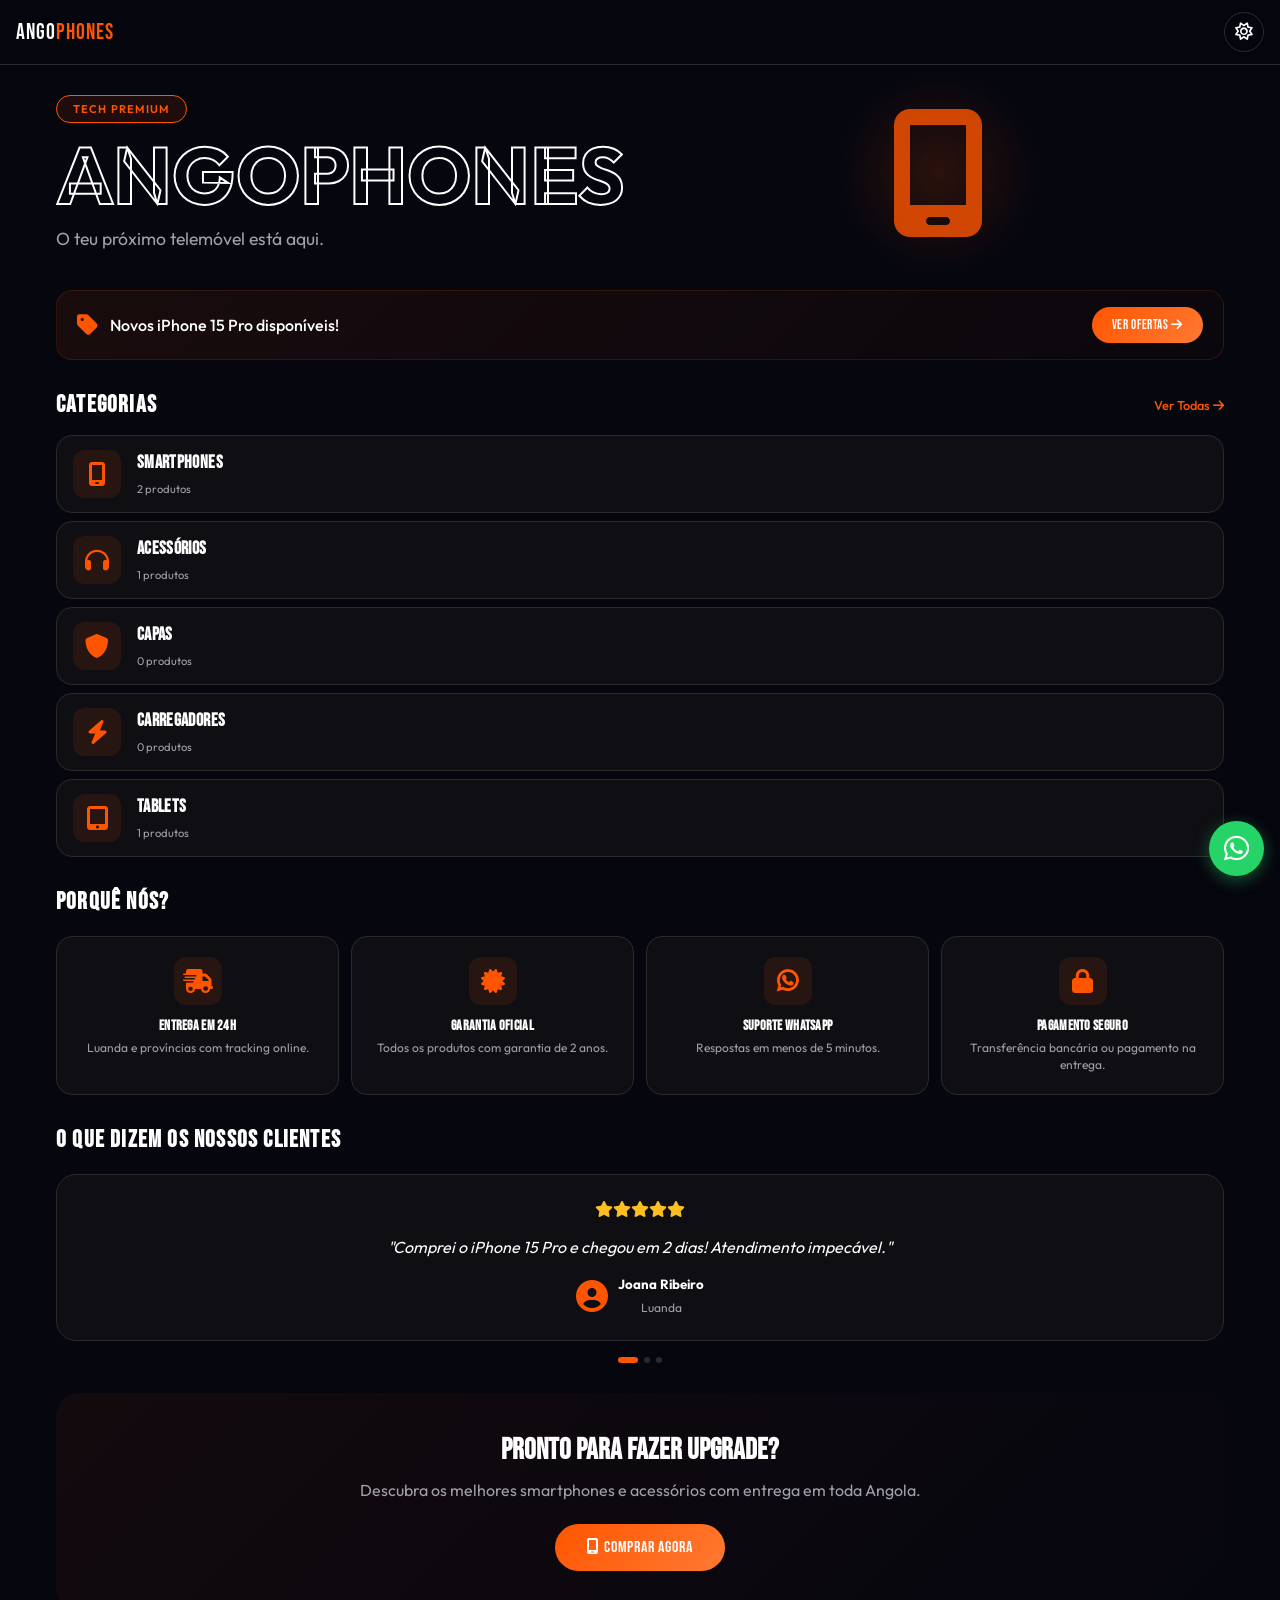
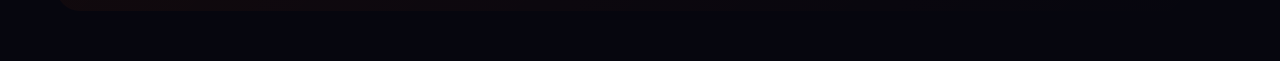
<file: index.html>
<!DOCTYPE html>
<html lang="pt-AO" data-theme="dark">
<head>
<meta charset="UTF-8">
<meta name="viewport" content="width=device-width,initial-scale=1.0,maximum-scale=1.0,user-scalable=yes">
<meta name="theme-color" content="#06060E">
<meta name="description" content="Angophones - A tua loja de tecnologia premium em Angola. Smartphones, tablets, acessórios e muito mais.">
<title>Angophones – Tech Premium em Angola</title>
<link rel="icon" href="tema/assets/favicon.ico" type="image/x-icon">
<link rel="stylesheet" href="https://cdnjs.cloudflare.com/ajax/libs/font-awesome/6.5.1/css/all.min.css">
<link href="https://fonts.googleapis.com/css2?family=Bebas+Neue&family=Outfit:wght@300;400;500;600;700&display=swap" rel="stylesheet">
<style>
:root {
  --bg: #06060E;
  --bg2: #0A0A14;
  --card: #0F0F13;
  --border: #2A2A2E;
  --primary: #FF5500;
  --red: #EF4444;
  --green: #22C55E;
  --white: #FFFFFF;
  --muted: #A0A0A8;
  --muted2: #6B6B76;
  --ft: 'Bebas Neue', 'Impact', sans-serif;
  --fb: 'Outfit', sans-serif;
  --grad: linear-gradient(135deg, #FF5500, #FF7A33);
}
[data-theme="light"] {
  --bg: #F5F5F7;
  --bg2: #FFFFFF;
  --card: #FFFFFF;
  --border: #E5E5EA;
  --white: #1C1C1E;
  --muted: #6B6B76;
  --muted2: #8E8E93;
}
* { margin: 0; padding: 0; box-sizing: border-box; }
body {
  font-family: var(--fb);
  background: var(--bg);
  color: var(--white);
  min-height: 100vh;
  padding-bottom: 80px;
  transition: background 0.3s, color 0.3s;
}
.hdr {
  position: sticky;
  top: 0;
  z-index: 100;
  background: rgba(6, 6, 14, 0.97);
  backdrop-filter: blur(20px);
  border-bottom: 1px solid var(--border);
  padding: 12px 16px;
  display: flex;
  align-items: center;
  justify-content: space-between;
}
[data-theme="light"] .hdr { background: rgba(245, 245, 247, 0.97); }
.hdr-nome {
  font-family: var(--ft);
  font-size: 1.4rem;
  letter-spacing: 0.05em;
  color: var(--white);
}
.hdr-nome span { color: var(--primary); }
.hb {
  width: 40px;
  height: 40px;
  border-radius: 50%;
  background: none;
  border: 1px solid var(--border);
  display: flex;
  align-items: center;
  justify-content: center;
  font-size: 1.1rem;
  cursor: pointer;
  color: var(--white);
}
.container { padding: 0 16px; max-width: 1200px; margin: 0 auto; }
.hero {
  padding: 30px 0 20px;
}
.hero-grid {
  display: grid;
  grid-template-columns: 1fr 1fr;
  gap: 24px;
  align-items: center;
}
.hero-badge {
  display: inline-block;
  padding: 6px 16px;
  background: rgba(255, 85, 0, 0.1);
  border: 1px solid var(--primary);
  border-radius: 50px;
  font-size: 0.7rem;
  font-weight: 600;
  letter-spacing: 0.1em;
  text-transform: uppercase;
  color: var(--primary);
  margin-bottom: 16px;
}
.hero-title {
  font-size: clamp(3rem, 10vw, 5rem);
  line-height: 0.9;
  text-transform: uppercase;
  margin-bottom: 16px;
}
.hero-title-outline {
  color: transparent;
  -webkit-text-stroke: 2px var(--white);
  display: block;
}
.hero-slogan {
  font-size: 1.1rem;
  color: var(--muted);
}
.hero-image {
  text-align: center;
  position: relative;
}
.hero-image i {
  font-size: 8rem;
  color: var(--primary);
  opacity: 0.8;
}
.hero-glow {
  position: absolute;
  width: 200px;
  height: 200px;
  background: radial-gradient(circle, rgba(255,85,0,0.15) 0%, transparent 70%);
  border-radius: 50%;
  top: 50%;
  left: 50%;
  transform: translate(-50%, -50%);
  z-index: -1;
}
.banner-destaque {
  background: linear-gradient(135deg, rgba(255,85,0,0.08), rgba(255,85,0,0.02));
  border: 1px solid rgba(255,85,0,0.15);
  border-radius: 16px;
  padding: 16px 20px;
  margin: 20px 0;
  display: flex;
  align-items: center;
  justify-content: space-between;
  flex-wrap: wrap;
  gap: 12px;
}
.banner-content { display: flex; align-items: center; gap: 12px; }
.banner-content i { font-size: 1.5rem; color: var(--primary); }
.banner-content p { font-size: 1rem; font-weight: 500; }
.btn {
  display: inline-block;
  padding: 10px 20px;
  background: var(--grad);
  border: none;
  border-radius: 50px;
  font-family: var(--ft);
  font-size: 0.8rem;
  letter-spacing: 0.05em;
  color: white;
  text-decoration: none;
  cursor: pointer;
}
.btn-outline {
  background: none;
  border: 1px solid var(--border);
  color: var(--muted);
}
.section-header {
  display: flex;
  align-items: center;
  justify-content: space-between;
  margin: 30px 0 16px;
}
.section-header h2 {
  font-family: var(--ft);
  font-size: 1.5rem;
  letter-spacing: 0.05em;
}
.section-link {
  color: var(--primary);
  font-size: 0.8rem;
  text-decoration: none;
  font-weight: 500;
}
.categorias-list {
  display: flex;
  flex-direction: column;
  gap: 8px;
}
.categoria-item {
  display: flex;
  align-items: center;
  gap: 16px;
  padding: 14px 16px;
  background: var(--card);
  border: 1px solid var(--border);
  border-radius: 16px;
  cursor: pointer;
  transition: all 0.2s;
}
.categoria-item:hover {
  border-color: var(--primary);
  transform: translateX(5px);
}
.categoria-icon {
  width: 48px;
  height: 48px;
  background: rgba(255,85,0,0.1);
  border-radius: 12px;
  display: flex;
  align-items: center;
  justify-content: center;
  font-size: 1.5rem;
  color: var(--primary);
}
.categoria-info h3 {
  font-family: var(--ft);
  font-size: 1.1rem;
  letter-spacing: 0.02em;
  margin-bottom: 4px;
}
.categoria-info span {
  font-size: 0.7rem;
  color: var(--muted);
}
.categoria-arrow {
  margin-left: auto;
  color: var(--primary);
  opacity: 0;
  transition: opacity 0.2s;
}
.categoria-item:hover .categoria-arrow { opacity: 1; }
.features-grid {
  display: grid;
  grid-template-columns: repeat(2, 1fr);
  gap: 12px;
  margin: 20px 0;
}
.feature-card {
  text-align: center;
  padding: 20px 12px;
  background: var(--card);
  border: 1px solid var(--border);
  border-radius: 16px;
}
.feature-icon {
  width: 48px;
  height: 48px;
  background: rgba(255,85,0,0.1);
  border-radius: 12px;
  display: flex;
  align-items: center;
  justify-content: center;
  margin: 0 auto 12px;
  font-size: 1.5rem;
  color: var(--primary);
}
.feature-card h4 {
  font-family: var(--ft);
  font-size: 0.9rem;
  letter-spacing: 0.02em;
  margin-bottom: 6px;
}
.feature-card p {
  font-size: 0.75rem;
  color: var(--muted);
  line-height: 1.4;
}
.carrossel-container {
  position: relative;
  margin: 20px 0;
}
.carrossel-slide {
  background: var(--card);
  border: 1px solid var(--border);
  border-radius: 20px;
  padding: 24px;
  text-align: center;
}
.depoimento-avaliacao {
  color: #FBBF24;
  margin-bottom: 16px;
  font-size: 1rem;
}
.depoimento-texto {
  font-size: 1rem;
  line-height: 1.6;
  margin-bottom: 16px;
  font-style: italic;
}
.depoimento-autor {
  display: flex;
  align-items: center;
  justify-content: center;
  gap: 10px;
}
.depoimento-autor i {
  font-size: 2rem;
  color: var(--primary);
}
.depoimento-info h5 { margin-bottom: 4px; }
.depoimento-info span { font-size: 0.75rem; color: var(--muted); }
.carrossel-indicadores {
  display: flex;
  justify-content: center;
  gap: 6px;
  margin-top: 16px;
}
.indicador {
  width: 6px;
  height: 6px;
  border-radius: 50%;
  background: var(--border);
  border: none;
  cursor: pointer;
  transition: all 0.2s;
}
.indicador.active {
  background: var(--primary);
  width: 20px;
  border-radius: 4px;
}
.cta-section {
  text-align: center;
  padding: 40px 20px;
  background: linear-gradient(135deg, rgba(255,85,0,0.05), transparent);
  border-radius: 24px;
  margin: 30px 0;
}
.cta-section h2 {
  font-family: var(--ft);
  font-size: 1.8rem;
  margin-bottom: 12px;
}
.cta-section p {
  color: var(--muted);
  margin-bottom: 24px;
}
.cta-section .btn {
  padding: 14px 32px;
  font-size: 1rem;
}
.bottom-nav {
  position: fixed;
  bottom: 0;
  left: 0;
  right: 0;
  z-index: 200;
  padding: 8px 16px 12px;
  display: flex;
  justify-content: space-around;
  background: rgba(6, 6, 14, 0.97);
  backdrop-filter: blur(20px);
  border-top: 1px solid var(--border);
}
[data-theme="light"] .bottom-nav { background: rgba(245, 245, 247, 0.97); }
.bottom-nav a {
  display: flex;
  flex-direction: column;
  align-items: center;
  gap: 2px;
  color: var(--muted);
  font-size: 0.65rem;
  text-transform: uppercase;
  letter-spacing: 0.03em;
  text-decoration: none;
}
.bottom-nav a i { font-size: 1.3rem; }
.bottom-nav a.active { color: var(--primary); }
.fab-whatsapp {
  position: fixed;
  bottom: 90px;
  right: 16px;
  width: 55px;
  height: 55px;
  background: #25D366;
  color: white;
  border-radius: 50%;
  display: flex;
  align-items: center;
  justify-content: center;
  font-size: 1.8rem;
  box-shadow: 0 4px 16px rgba(37, 211, 102, 0.4);
  z-index: 150;
  text-decoration: none;
}
@media (min-width: 769px) {
  .bottom-nav { display: none; }
  body { padding-bottom: 20px; }
  .fab-whatsapp { bottom: 24px; }
  .hero-grid { grid-template-columns: 1fr 1fr; }
  .features-grid { grid-template-columns: repeat(4, 1fr); }
}
@media (max-width: 768px) {
  .hero-grid { grid-template-columns: 1fr; text-align: center; }
}
</style>
</head>
<body>

<header class="hdr">
  <div class="hdr-nome">Ango<span>phones</span></div>
  <button class="hb" onclick="alternarTema()">
    <i data-theme-ico class="fa-regular fa-sun"></i>
  </button>
</header>

<main>
  <div class="container">
    <!-- Hero -->
    <section class="hero">
      <div class="hero-grid">
        <div>
          <span class="hero-badge">Tech Premium</span>
          <h1 class="hero-title">
            <span class="hero-title-outline">Angophones</span>
          </h1>
          <p class="hero-slogan">O teu próximo telemóvel está aqui.</p>
        </div>
        <div class="hero-image">
          <div class="hero-glow"></div>
          <i class="fa-solid fa-mobile-screen"></i>
        </div>
      </div>
    </section>

    <!-- Banner -->
    <div class="banner-destaque" id="banner-destaque">
      <div class="banner-content">
        <i class="fa-solid fa-tag"></i>
        <p id="banner-texto">Novos iPhone 15 Pro disponíveis!</p>
      </div>
      <a href="loja.html" class="btn">Ver Ofertas <i class="fa-solid fa-arrow-right"></i></a>
    </div>

    <!-- Categorias -->
    <div class="section-header">
      <h2>Categorias</h2>
      <a href="loja.html" class="section-link">Ver Todas <i class="fa-solid fa-arrow-right"></i></a>
    </div>
    <div class="categorias-list" id="categorias-container"></div>

    <!-- Features -->
    <div class="section-header">
      <h2>Porquê nós?</h2>
    </div>
    <div class="features-grid" id="features-container"></div>

    <!-- Depoimentos (Carrossel) -->
    <div class="section-header">
      <h2>O que dizem os nossos clientes</h2>
    </div>
    <div class="carrossel-container">
      <div class="carrossel-slide" id="carrossel-slide"></div>
      <div class="carrossel-indicadores" id="carrossel-indicadores"></div>
    </div>

    <!-- CTA -->
    <section class="cta-section">
      <h2>Pronto para fazer upgrade?</h2>
      <p>Descubra os melhores smartphones e acessórios com entrega em toda Angola.</p>
      <a href="loja.html" class="btn"><i class="fa-solid fa-mobile-screen"></i> Comprar Agora</a>
    </section>
  </div>
</main>

<a href="https://wa.me/244954288128?text=Ola!%20Gostaria%20de%20mais%20informacoes." class="fab-whatsapp" target="_blank">
  <i class="fa-brands fa-whatsapp"></i>
</a>

<nav class="bottom-nav">
  <a href="index.html" class="active"><i class="fa-solid fa-house"></i><span>Inicio</span></a>
  <a href="loja.html"><i class="fa-solid fa-mobile-screen"></i><span>Loja</span></a>
  <a href="carrinho.html"><i class="fa-solid fa-cart-shopping"></i><span>Carrinho</span></a>
  <a href="favoritos.html"><i class="fa-solid fa-heart"></i><span>Favoritos</span></a>
  <a href="sobre.html"><i class="fa-solid fa-circle-info"></i><span>Sobre</span></a>
</nav>

<script>
// ========== TEMA ==========
function alternarTema() {
  const html = document.documentElement;
  const icon = document.querySelector('[data-theme-ico]');
  const temaAtual = html.getAttribute('data-theme') || 'dark';
  const novoTema = temaAtual === 'dark' ? 'light' : 'dark';
  html.setAttribute('data-theme', novoTema);
  localStorage.setItem('tema', novoTema);
  if (icon) icon.className = novoTema === 'dark' ? 'fa-regular fa-sun' : 'fa-regular fa-moon';
  const meta = document.querySelector('meta[name="theme-color"]');
  if (meta) meta.setAttribute('content', novoTema === 'dark' ? '#06060E' : '#F5F5F7');
}
(function() {
  const temaSalvo = localStorage.getItem('tema') || 'dark';
  document.documentElement.setAttribute('data-theme', temaSalvo);
  const icon = document.querySelector('[data-theme-ico]');
  if (icon) icon.className = temaSalvo === 'dark' ? 'fa-regular fa-sun' : 'fa-regular fa-moon';
})();

// ========== DADOS ==========
const CATEGORIAS = [
  { id: 'smartphones', nome: 'Smartphones', icone: 'fa-mobile-screen' },
  { id: 'acessorios', nome: 'Acessórios', icone: 'fa-headphones' },
  { id: 'capas', nome: 'Capas', icone: 'fa-shield' },
  { id: 'carregadores', nome: 'Carregadores', icone: 'fa-bolt' },
  { id: 'tablets', nome: 'Tablets', icone: 'fa-tablet-screen-button' }
];

const PRODUTOS = [
  { id: 1, nome: 'iPhone 15 Pro', categoria: 'smartphones', preco: 850000 },
  { id: 2, nome: 'Samsung Galaxy S24 Ultra', categoria: 'smartphones', preco: 920000 },
  { id: 3, nome: 'AirPods Pro 2ª Geração', categoria: 'acessorios', preco: 185000 },
  { id: 4, nome: 'iPad Air 11"', categoria: 'tablets', preco: 520000 }
];

const FEATURES = [
  { icone: 'fa-truck-fast', titulo: 'Entrega em 24h', descricao: 'Luanda e províncias com tracking online.' },
  { icone: 'fa-certificate', titulo: 'Garantia Oficial', descricao: 'Todos os produtos com garantia de 2 anos.' },
  { icone: 'fa-brands fa-whatsapp', titulo: 'Suporte WhatsApp', descricao: 'Respostas em menos de 5 minutos.' },
  { icone: 'fa-lock', titulo: 'Pagamento Seguro', descricao: 'Transferência bancária ou pagamento na entrega.' }
];

const DEPOIMENTOS = [
  { nome: 'Joana Ribeiro', cidade: 'Luanda', texto: 'Comprei o iPhone 15 Pro e chegou em 2 dias! Atendimento impecável.', avaliacao: 5 },
  { nome: 'Paulo Nascimento', cidade: 'Benguela', texto: 'Melhor loja de tecnologia em Angola. Produtos originais e garantia.', avaliacao: 5 },
  { nome: 'Carla Mendonça', cidade: 'Huambo', texto: 'Já comprei vários acessórios. Rápidos e confiáveis.', avaliacao: 4 }
];

// ========== RENDERIZAR ==========
function renderizarCategorias() {
  const container = document.getElementById('categorias-container');
  container.innerHTML = CATEGORIAS.map(cat => {
    const qtd = PRODUTOS.filter(p => p.categoria === cat.id).length;
    return `<div class="categoria-item" onclick="window.location.href='loja.html?categoria=${cat.id}'">
      <div class="categoria-icon"><i class="fa-solid ${cat.icone}"></i></div>
      <div class="categoria-info"><h3>${cat.nome}</h3><span>${qtd} produtos</span></div>
      <div class="categoria-arrow"><i class="fa-solid fa-arrow-right"></i></div>
    </div>`;
  }).join('');
}

function renderizarFeatures() {
  const container = document.getElementById('features-container');
  container.innerHTML = FEATURES.map(f => `
    <div class="feature-card">
      <div class="feature-icon"><i class="fa-solid ${f.icone}"></i></div>
      <h4>${f.titulo}</h4>
      <p>${f.descricao}</p>
    </div>
  `).join('');
}

// ========== CARROSSEL ==========
let slideAtual = 0;
function renderizarDepoimentos() {
  const slide = document.getElementById('carrossel-slide');
  const indicadores = document.getElementById('carrossel-indicadores');
  
  function atualizarSlide(index) {
    const dep = DEPOIMENTOS[index];
    let estrelas = '';
    for (let i = 1; i <= 5; i++) {
      estrelas += `<i class="fa-${i <= dep.avaliacao ? 'solid' : 'regular'} fa-star\"></i>`;
    }
    slide.innerHTML = `
      <div class="depoimento-avaliacao">${estrelas}</div>
      <p class="depoimento-texto">"${dep.texto}"</p>
      <div class="depoimento-autor">
        <i class="fa-solid fa-circle-user"></i>
        <div class="depoimento-info"><h5>${dep.nome}</h5><span>${dep.cidade}</span></div>
      </div>
    `;
    document.querySelectorAll('.indicador').forEach((ind, i) => ind.classList.toggle('active', i === index));
  }
  
  indicadores.innerHTML = DEPOIMENTOS.map((_, i) => `<button class="indicador" onclick="irParaSlide(${i})"></button>`).join('');
  atualizarSlide(0);
  
  setInterval(() => {
    slideAtual = (slideAtual + 1) % DEPOIMENTOS.length;
    atualizarSlide(slideAtual);
  }, 5000);
}

window.irParaSlide = function(index) {
  slideAtual = index;
  const dep = DEPOIMENTOS[index];
  let estrelas = '';
  for (let i = 1; i <= 5; i++) estrelas += `<i class="fa-${i <= dep.avaliacao ? 'solid' : 'regular'} fa-star"></i>`;
  document.getElementById('carrossel-slide').innerHTML = `
    <div class="depoimento-avaliacao">${estrelas}</div>
    <p class="depoimento-texto">"${dep.texto}"</p>
    <div class="depoimento-autor">
      <i class="fa-solid fa-circle-user"></i>
      <div class="depoimento-info"><h5>${dep.nome}</h5><span>${dep.cidade}</span></div>
    </div>
  `;
  document.querySelectorAll('.indicador').forEach((ind, i) => ind.classList.toggle('active', i === index));
};

// ========== INICIALIZAR ==========
renderizarCategorias();
renderizarFeatures();
renderizarDepoimentos();
</script>
</body>
</html>
</file>
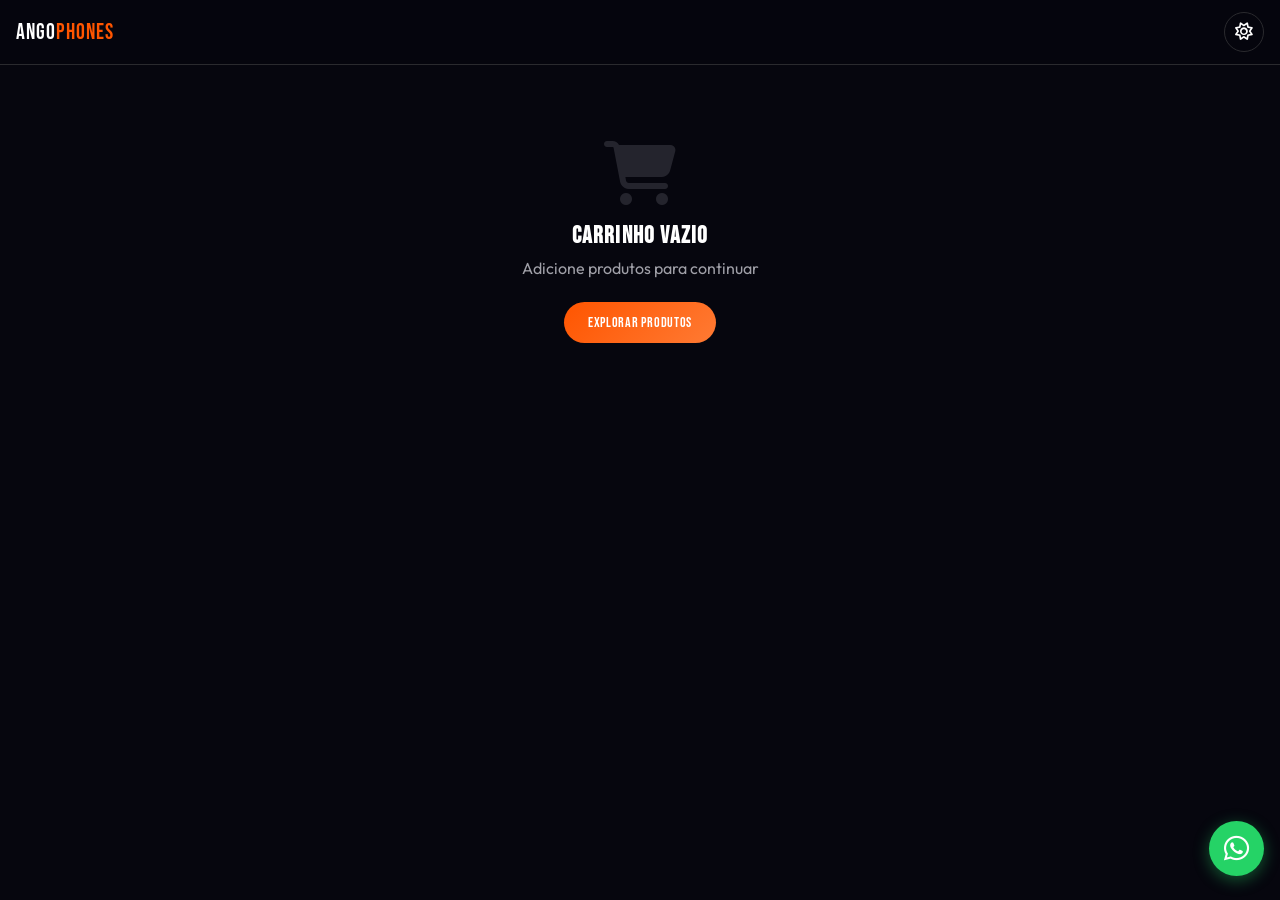
<file: carrinho.html>
<!DOCTYPE html>
<html lang="pt-AO" data-theme="dark">
<head>
<meta charset="UTF-8">
<meta name="viewport" content="width=device-width,initial-scale=1.0,maximum-scale=1.0,user-scalable=yes">
<meta name="theme-color" content="#06060E">
<title>Carrinho | Angophones</title>
<link rel="icon" href="tema/assets/favicon.ico" type="image/x-icon">
<link rel="stylesheet" href="https://cdnjs.cloudflare.com/ajax/libs/font-awesome/6.5.1/css/all.min.css">
<link href="https://fonts.googleapis.com/css2?family=Bebas+Neue&family=Outfit:wght@300;400;500;600;700&display=swap" rel="stylesheet">
<style>
:root {
  --bg: #06060E;
  --bg2: #0A0A14;
  --card: #0F0F13;
  --border: #2A2A2E;
  --primary: #FF5500;
  --red: #EF4444;
  --green: #22C55E;
  --white: #FFFFFF;
  --muted: #A0A0A8;
  --muted2: #6B6B76;
  --ft: 'Bebas Neue', 'Impact', sans-serif;
  --fb: 'Outfit', sans-serif;
  --grad: linear-gradient(135deg, #FF5500, #FF7A33);
}
[data-theme="light"] {
  --bg: #F5F5F7;
  --bg2: #FFFFFF;
  --card: #FFFFFF;
  --border: #E5E5EA;
  --white: #1C1C1E;
  --muted: #6B6B76;
  --muted2: #8E8E93;
}
* { margin: 0; padding: 0; box-sizing: border-box; }
body {
  font-family: var(--fb);
  background: var(--bg);
  color: var(--white);
  min-height: 100vh;
  padding-bottom: 80px;
  transition: background 0.3s, color 0.3s;
}
.hdr {
  position: sticky;
  top: 0;
  z-index: 100;
  background: rgba(6, 6, 14, 0.97);
  backdrop-filter: blur(20px);
  border-bottom: 1px solid var(--border);
  padding: 12px 16px;
  display: flex;
  align-items: center;
  justify-content: space-between;
}
[data-theme="light"] .hdr { background: rgba(245, 245, 247, 0.97); }
.hdr-nome {
  font-family: var(--ft);
  font-size: 1.4rem;
  letter-spacing: 0.05em;
  color: var(--white);
}
.hdr-nome span { color: var(--primary); }
.hb {
  width: 40px;
  height: 40px;
  border-radius: 50%;
  background: none;
  border: 1px solid var(--border);
  display: flex;
  align-items: center;
  justify-content: center;
  font-size: 1.1rem;
  cursor: pointer;
  color: var(--white);
}
.container { padding: 16px; max-width: 600px; margin: 0 auto; }
.carrinho-vazio {
  text-align: center;
  padding: 60px 20px;
}
.carrinho-vazio i {
  font-size: 4rem;
  color: var(--muted2);
  opacity: 0.3;
  margin-bottom: 16px;
}
.carrinho-vazio h2 {
  font-family: var(--ft);
  font-size: 1.5rem;
  letter-spacing: 0.05em;
  margin-bottom: 8px;
}
.carrinho-vazio p {
  color: var(--muted);
  margin-bottom: 24px;
}
.btn {
  display: inline-block;
  padding: 12px 24px;
  background: var(--grad);
  border: none;
  border-radius: 50px;
  font-family: var(--ft);
  font-size: 0.9rem;
  letter-spacing: 0.05em;
  color: white;
  text-decoration: none;
  cursor: pointer;
}
.carrinho-item {
  display: flex;
  gap: 12px;
  padding: 12px;
  background: var(--card);
  border: 1px solid var(--border);
  border-radius: 16px;
  margin-bottom: 10px;
}
.carrinho-item-img {
  width: 70px;
  height: 70px;
  border-radius: 12px;
  background: var(--bg2);
  display: flex;
  align-items: center;
  justify-content: center;
  overflow: hidden;
  flex-shrink: 0;
}
.carrinho-item-img img {
  width: 100%;
  height: 100%;
  object-fit: cover;
}
.carrinho-item-img i {
  font-size: 2rem;
  color: var(--muted2);
  opacity: 0.5;
}
.carrinho-item-info {
  flex: 1;
  min-width: 0;
}
.carrinho-item-nome {
  font-family: var(--ft);
  font-size: 1rem;
  letter-spacing: 0.02em;
  margin-bottom: 4px;
}
.carrinho-item-variante {
  font-size: 0.7rem;
  color: var(--muted);
  margin-bottom: 4px;
}
.carrinho-item-preco {
  font-family: var(--ft);
  font-size: 0.95rem;
  color: var(--primary);
  margin-bottom: 8px;
}
.carrinho-item-actions {
  display: flex;
  align-items: center;
  gap: 8px;
}
.qty-control {
  display: flex;
  align-items: center;
  gap: 2px;
  background: var(--bg2);
  border: 1px solid var(--border);
  border-radius: 8px;
  padding: 2px;
}
.qty-btn {
  width: 30px;
  height: 30px;
  border-radius: 6px;
  background: none;
  border: none;
  color: var(--white);
  font-size: 1rem;
  cursor: pointer;
  display: flex;
  align-items: center;
  justify-content: center;
}
.qty-btn:hover { background: var(--primary); color: white; }
.qty-val {
  min-width: 30px;
  text-align: center;
  font-weight: 600;
  font-size: 0.85rem;
}
.btn-remover {
  width: 36px;
  height: 36px;
  border-radius: 8px;
  background: none;
  border: 1px solid var(--border);
  color: var(--red);
  cursor: pointer;
  display: flex;
  align-items: center;
  justify-content: center;
  margin-left: auto;
}
.btn-remover:hover {
  background: var(--red);
  color: white;
  border-color: var(--red);
}
.resumo {
  margin-top: 20px;
  padding: 16px;
  background: var(--card);
  border: 1px solid var(--border);
  border-radius: 16px;
}
.resumo-titulo {
  font-family: var(--ft);
  font-size: 1.1rem;
  letter-spacing: 0.05em;
  margin-bottom: 16px;
  color: var(--primary);
}
.resumo-linha {
  display: flex;
  justify-content: space-between;
  margin-bottom: 8px;
  font-size: 0.9rem;
  color: var(--muted);
}
.resumo-linha.total {
  margin-top: 12px;
  padding-top: 12px;
  border-top: 1px solid var(--border);
  font-family: var(--ft);
  font-size: 1.2rem;
  color: var(--white);
}
.resumo-linha.total span:last-child {
  color: var(--primary);
}
.cupao-section {
  display: flex;
  gap: 8px;
  margin: 16px 0;
}
.cupao-input {
  flex: 1;
  padding: 12px 14px;
  background: var(--bg2);
  border: 1px solid var(--border);
  border-radius: 12px;
  font-family: var(--fb);
  font-size: 0.85rem;
  color: var(--white);
  outline: none;
  text-transform: uppercase;
}
.cupao-input::placeholder {
  color: var(--muted2);
  text-transform: none;
}
.cupao-input:focus {
  border-color: var(--primary);
}
.btn-cupao {
  padding: 12px 20px;
  background: none;
  border: 1px solid var(--border);
  border-radius: 12px;
  font-family: var(--ft);
  font-size: 0.8rem;
  letter-spacing: 0.05em;
  color: var(--muted);
  cursor: pointer;
  white-space: nowrap;
}
.btn-cupao:hover {
  border-color: var(--primary);
  color: var(--primary);
}
.cupao-aplicado {
  display: flex;
  align-items: center;
  justify-content: space-between;
  padding: 10px 14px;
  background: rgba(255, 85, 0, 0.1);
  border: 1px solid rgba(255, 85, 0, 0.3);
  border-radius: 10px;
  margin-bottom: 16px;
}
.cupao-aplicado span {
  color: var(--primary);
  font-weight: 600;
}
.cupao-aplicado i {
  color: var(--green);
  margin-right: 6px;
}
.btn-remover-cupao {
  background: none;
  border: none;
  color: var(--muted);
  cursor: pointer;
  font-size: 1rem;
  padding: 4px 8px;
}
.btn-finalizar {
  width: 100%;
  padding: 16px;
  background: var(--grad);
  border: none;
  border-radius: 50px;
  font-family: var(--ft);
  font-size: 1rem;
  letter-spacing: 0.05em;
  color: white;
  cursor: pointer;
  box-shadow: 0 4px 14px rgba(255, 85, 0, 0.3);
}
.bottom-nav {
  position: fixed;
  bottom: 0;
  left: 0;
  right: 0;
  z-index: 200;
  padding: 8px 16px 12px;
  display: flex;
  justify-content: space-around;
  background: rgba(6, 6, 14, 0.97);
  backdrop-filter: blur(20px);
  border-top: 1px solid var(--border);
}
[data-theme="light"] .bottom-nav { background: rgba(245, 245, 247, 0.97); }
.bottom-nav a {
  display: flex;
  flex-direction: column;
  align-items: center;
  gap: 2px;
  color: var(--muted);
  font-size: 0.65rem;
  text-transform: uppercase;
  letter-spacing: 0.03em;
  text-decoration: none;
}
.bottom-nav a i { font-size: 1.3rem; }
.bottom-nav a.active { color: var(--primary); }
.fab-whatsapp {
  position: fixed;
  bottom: 90px;
  right: 16px;
  width: 55px;
  height: 55px;
  background: #25D366;
  color: white;
  border-radius: 50%;
  display: flex;
  align-items: center;
  justify-content: center;
  font-size: 1.8rem;
  box-shadow: 0 4px 16px rgba(37, 211, 102, 0.4);
  z-index: 150;
  text-decoration: none;
}
.toast {
  position: fixed;
  top: 80px;
  left: 50%;
  transform: translateX(-50%) translateY(-80px);
  background: var(--card);
  border: 1px solid var(--border);
  border-left: 4px solid var(--primary);
  border-radius: 12px;
  padding: 12px 20px;
  font-size: 0.9rem;
  font-weight: 500;
  text-align: center;
  max-width: calc(100vw - 32px);
  z-index: 9999;
  opacity: 0;
  pointer-events: none;
  transition: transform 0.3s ease, opacity 0.3s ease;
  box-shadow: 0 8px 32px rgba(0, 0, 0, 0.5);
}
.toast.show {
  transform: translateX(-50%) translateY(0);
  opacity: 1;
  pointer-events: auto;
}
@media (min-width: 769px) {
  .bottom-nav { display: none; }
  body { padding-bottom: 20px; }
  .fab-whatsapp { bottom: 24px; }
}
</style>
</head>
<body>

<header class="hdr">
  <div class="hdr-nome">Ango<span>phones</span></div>
  <button class="hb" onclick="alternarTema()">
    <i data-theme-ico class="fa-regular fa-sun"></i>
  </button>
</header>

<div class="container" id="carrinho-container">
  <div class="carrinho-vazio">
    <i class="fa-solid fa-cart-shopping"></i>
    <h2>Carrinho Vazio</h2>
    <p>Adicione produtos para continuar</p>
    <a href="loja.html" class="btn">Explorar Produtos</a>
  </div>
</div>

<a href="https://wa.me/244954288128?text=Ola!%20Gostaria%20de%20mais%20informacoes." class="fab-whatsapp" target="_blank">
  <i class="fa-brands fa-whatsapp"></i>
</a>

<nav class="bottom-nav">
  <a href="index.html"><i class="fa-solid fa-house"></i><span>Inicio</span></a>
  <a href="loja.html"><i class="fa-solid fa-mobile-screen"></i><span>Loja</span></a>
  <a href="carrinho.html" class="active"><i class="fa-solid fa-cart-shopping"></i><span>Carrinho</span></a>
  <a href="favoritos.html"><i class="fa-solid fa-heart"></i><span>Favoritos</span></a>
  <a href="sobre.html"><i class="fa-solid fa-circle-info"></i><span>Sobre</span></a>
</nav>

<div class="toast" id="toast"></div>

<script>
// ========== TEMA ==========
function alternarTema() {
  const html = document.documentElement;
  const icon = document.querySelector('[data-theme-ico]');
  const temaAtual = html.getAttribute('data-theme') || 'dark';
  const novoTema = temaAtual === 'dark' ? 'light' : 'dark';
  
  html.setAttribute('data-theme', novoTema);
  localStorage.setItem('tema', novoTema);
  
  if (icon) {
    icon.className = novoTema === 'dark' ? 'fa-regular fa-sun' : 'fa-regular fa-moon';
  }
  
  const meta = document.querySelector('meta[name="theme-color"]');
  if (meta) meta.setAttribute('content', novoTema === 'dark' ? '#06060E' : '#F5F5F7');
}

(function() {
  const temaSalvo = localStorage.getItem('tema') || 'dark';
  document.documentElement.setAttribute('data-theme', temaSalvo);
  const icon = document.querySelector('[data-theme-ico]');
  if (icon) {
    icon.className = temaSalvo === 'dark' ? 'fa-regular fa-sun' : 'fa-regular fa-moon';
  }
})();

// ========== CARRINHO ==========
function getCarrinho() {
  const c = localStorage.getItem('angophones_carrinho');
  return c ? JSON.parse(c) : [];
}

function salvarCarrinho(carrinho) {
  localStorage.setItem('angophones_carrinho', JSON.stringify(carrinho));
}

function getCupao() {
  return JSON.parse(localStorage.getItem('angophones_cupao') || 'null');
}

function salvarCupao(cupao) {
  localStorage.setItem('angophones_cupao', JSON.stringify(cupao));
}

function getSubtotal() {
  return getCarrinho().reduce((t, i) => t + (i.preco * i.quantidade), 0);
}

function getDesconto() {
  const cupao = getCupao();
  if (!cupao) return 0;
  const subtotal = getSubtotal();
  if (cupao.tipo === 'percentual') return Math.round(subtotal * cupao.valor / 100);
  return Math.min(cupao.valor, subtotal);
}

function formatarKz(v) {
  return v.toLocaleString('pt-AO', { minimumFractionDigits: 2, maximumFractionDigits: 2 }) + ' Kz';
}

function toast(msg, tipo) {
  const t = document.getElementById('toast');
  if (!t) return;
  t.textContent = msg;
  t.className = 'toast show';
  t.style.borderLeftColor = tipo === 'err' ? '#EF4444' : '#FF5500';
  setTimeout(() => t.classList.remove('show'), 3000);
}

// ========== RENDERIZAR ==========
function renderizarCarrinho() {
  const container = document.getElementById('carrinho-container');
  const carrinho = getCarrinho();
  
  if (!carrinho.length) {
    container.innerHTML = `
      <div class="carrinho-vazio">
        <i class="fa-solid fa-cart-shopping"></i>
        <h2>Carrinho Vazio</h2>
        <p>Adicione produtos para continuar</p>
        <a href="loja.html" class="btn">Explorar Produtos</a>
      </div>
    `;
    return;
  }
  
  let html = '';
  
  carrinho.forEach((item, index) => {
    html += `
      <div class="carrinho-item" data-key="${item.itemKey}">
        <div class="carrinho-item-img">
          ${item.imagem ? `<img src="imagens/produtos/${item.imagem}" alt="${item.nome}">` : '<i class="fa-solid fa-mobile-screen"></i>'}
        </div>
        <div class="carrinho-item-info">
          <div class="carrinho-item-nome">${item.nome}</div>
          ${item.variante ? `<div class="carrinho-item-variante">${item.variante}</div>` : ''}
          <div class="carrinho-item-preco">${formatarKz(item.preco)}</div>
          <div class="carrinho-item-actions">
            <div class="qty-control">
              <button class="qty-btn" onclick="alterarQuantidade('${item.itemKey}', -1)">−</button>
              <span class="qty-val">${item.quantidade}</span>
              <button class="qty-btn" onclick="alterarQuantidade('${item.itemKey}', 1)">+</button>
            </div>
            <button class="btn-remover" onclick="removerItem('${item.itemKey}')">
              <i class="fa-regular fa-trash-can"></i>
            </button>
          </div>
        </div>
      </div>
    `;
  });
  
  const subtotal = getSubtotal();
  const desconto = getDesconto();
  const cupao = getCupao();
  const isGratis = subtotal >= 50000;
  const valorEntrega = isGratis ? 0 : 1500;
  const total = subtotal - desconto + valorEntrega;
  
  html += `
    <div class="resumo">
      <h3 class="resumo-titulo">Resumo da Compra</h3>
      <div class="resumo-linha">
        <span>Subtotal</span>
        <span>${formatarKz(subtotal)}</span>
      </div>
  `;
  
  if (desconto > 0) {
    html += `
      <div class="resumo-linha" style="color: var(--green);">
        <span>Desconto</span>
        <span>-${formatarKz(desconto)}</span>
      </div>
    `;
  }
  
  html += `
      <div class="resumo-linha">
        <span>Entrega ${isGratis ? '(Grátis)' : ''}</span>
        <span>${isGratis ? formatarKz(0) : formatarKz(valorEntrega)}</span>
      </div>
      <div class="resumo-linha total">
        <span>Total</span>
        <span>${formatarKz(total)}</span>
      </div>
    </div>
  `;
  
  if (!cupao) {
    html += `
      <div class="cupao-section">
        <input type="text" class="cupao-input" id="cupao-input" placeholder="Codigo do cupao">
        <button class="btn-cupao" onclick="aplicarCupao()">Aplicar</button>
      </div>
    `;
  } else {
    html += `
      <div class="cupao-aplicado">
        <span><i class="fa-solid fa-tag"></i> ${cupao.codigo} (${cupao.tipo === 'percentual' ? cupao.valor + '%' : formatarKz(cupao.valor)} off)</span>
        <button class="btn-remover-cupao" onclick="removerCupao()">
          <i class="fa-solid fa-xmark"></i>
        </button>
      </div>
    `;
  }
  
  html += `
    <button class="btn-finalizar" onclick="finalizarCompra()">
      <i class="fa-solid fa-check"></i> Finalizar Compra
    </button>
  `;
  
  container.innerHTML = html;
}

// ========== AÇÕES ==========
window.alterarQuantidade = function(itemKey, delta) {
  const carrinho = getCarrinho();
  const item = carrinho.find(i => i.itemKey === itemKey);
  if (!item) return;
  
  const novaQtd = item.quantidade + delta;
  if (novaQtd <= 0) {
    removerItem(itemKey);
    return;
  }
  
  item.quantidade = novaQtd;
  salvarCarrinho(carrinho);
  renderizarCarrinho();
};

window.removerItem = function(itemKey) {
  const carrinho = getCarrinho();
  const novoCarrinho = carrinho.filter(i => i.itemKey !== itemKey);
  salvarCarrinho(novoCarrinho);
  renderizarCarrinho();
  toast('Item removido do carrinho', 'ok');
};

window.aplicarCupao = function() {
  const input = document.getElementById('cupao-input');
  const codigo = input.value.trim().toUpperCase();
  
  if (!codigo) {
    toast('Digite um código de cupão', 'err');
    return;
  }
  
  // Cupões disponíveis
  const cupoes = [
    { codigo: 'BEMVINDO10', tipo: 'percentual', valor: 10 },
    { codigo: 'TECH20', tipo: 'percentual', valor: 20 },
    { codigo: 'FRETE50', tipo: 'fixo', valor: 5000 }
  ];
  
  const cupao = cupoes.find(c => c.codigo === codigo);
  
  if (!cupao) {
    toast('Cupão inválido', 'err');
    return;
  }
  
  salvarCupao(cupao);
  renderizarCarrinho();
  toast(`Cupão ${codigo} aplicado!`, 'ok');
};

window.removerCupao = function() {
  localStorage.removeItem('angophones_cupao');
  renderizarCarrinho();
  toast('Cupão removido', 'ok');
};

window.finalizarCompra = function() {
  const carrinho = getCarrinho();
  if (!carrinho.length) {
    toast('Carrinho vazio', 'err');
    return;
  }
  window.location.href = 'dados.html';
};

// Inicializar
renderizarCarrinho();
</script>
</body>
</html>
</file>
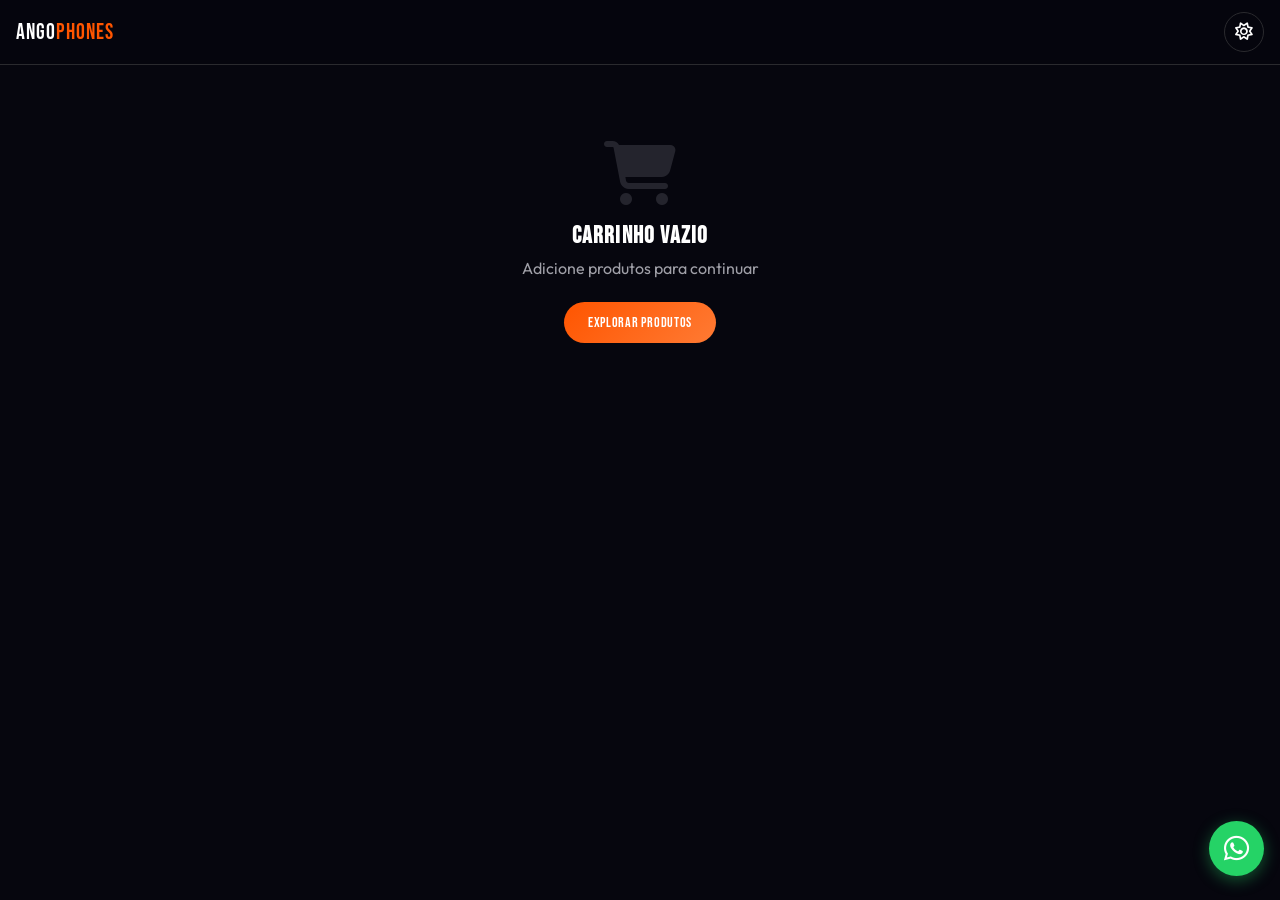
<file: confirmacao.html>
<!DOCTYPE html>
<html lang="pt-AO" data-theme="dark">
<head>
<meta charset="UTF-8">
<meta name="viewport" content="width=device-width,initial-scale=1.0,maximum-scale=1.0,user-scalable=yes">
<meta name="theme-color" content="#06060E">
<title>Confirmar Pedido | Angophones</title>
<link rel="icon" href="tema/assets/favicon.ico" type="image/x-icon">
<link rel="stylesheet" href="https://cdnjs.cloudflare.com/ajax/libs/font-awesome/6.5.1/css/all.min.css">
<link href="https://fonts.googleapis.com/css2?family=Bebas+Neue&family=Outfit:wght@300;400;500;600;700&display=swap" rel="stylesheet">
<style>
:root {
  --bg: #06060E;
  --bg2: #0A0A14;
  --card: #0F0F13;
  --border: #2A2A2E;
  --primary: #FF5500;
  --green: #22C55E;
  --red: #EF4444;
  --white: #FFFFFF;
  --muted: #A0A0A8;
  --muted2: #6B6B76;
  --ft: 'Bebas Neue', 'Impact', sans-serif;
  --fb: 'Outfit', sans-serif;
  --grad: linear-gradient(135deg, #FF5500, #FF7A33);
}
[data-theme="light"] {
  --bg: #F5F5F7;
  --bg2: #FFFFFF;
  --card: #FFFFFF;
  --border: #E5E5EA;
  --white: #1C1C1E;
  --muted: #6B6B76;
  --muted2: #8E8E93;
}
* { margin: 0; padding: 0; box-sizing: border-box; }
body {
  font-family: var(--fb);
  background: var(--bg);
  color: var(--white);
  min-height: 100vh;
  padding-bottom: 30px;
  transition: background 0.3s, color 0.3s;
}
.hdr {
  position: sticky;
  top: 0;
  z-index: 100;
  background: rgba(6, 6, 14, 0.97);
  backdrop-filter: blur(20px);
  border-bottom: 1px solid var(--border);
  padding: 12px 16px;
  display: flex;
  align-items: center;
  justify-content: space-between;
}
[data-theme="light"] .hdr { background: rgba(245, 245, 247, 0.97); }
.hdr-nome {
  font-family: var(--ft);
  font-size: 1.4rem;
  letter-spacing: 0.05em;
  color: var(--white);
}
.hdr-nome span { color: var(--primary); }
.hb {
  width: 40px;
  height: 40px;
  border-radius: 50%;
  background: none;
  border: 1px solid var(--border);
  display: flex;
  align-items: center;
  justify-content: center;
  font-size: 1.1rem;
  cursor: pointer;
  color: var(--white);
}
.container { padding: 16px; max-width: 600px; margin: 0 auto; }
.progresso {
  display: flex;
  align-items: center;
  justify-content: center;
  gap: 8px;
  margin-bottom: 24px;
}
.progresso-step {
  display: flex;
  align-items: center;
  gap: 6px;
}
.step-num {
  width: 30px;
  height: 30px;
  border-radius: 50%;
  background: var(--card);
  border: 2px solid var(--border);
  display: flex;
  align-items: center;
  justify-content: center;
  font-weight: 600;
  font-size: 0.8rem;
  color: var(--muted);
}
.step-num.completed {
  background: var(--primary);
  border-color: var(--primary);
  color: white;
}
.step-num.active {
  background: var(--primary);
  border-color: var(--primary);
  color: white;
}
.step-label {
  font-size: 0.65rem;
  color: var(--muted);
  text-transform: uppercase;
  letter-spacing: 0.05em;
}
.progresso-line {
  width: 30px;
  height: 2px;
  background: var(--border);
}
.progresso-line.completed {
  background: var(--primary);
}
.confirmacao-card {
  background: var(--card);
  border: 1px solid var(--border);
  border-radius: 20px;
  padding: 20px;
  margin-bottom: 20px;
}
.confirmacao-titulo {
  font-family: var(--ft);
  font-size: 1.3rem;
  letter-spacing: 0.05em;
  margin-bottom: 16px;
  color: var(--primary);
}
.cliente-info {
  margin-bottom: 20px;
  padding-bottom: 16px;
  border-bottom: 1px solid var(--border);
}
.cliente-item {
  display: flex;
  margin-bottom: 10px;
}
.cliente-item i {
  width: 26px;
  color: var(--primary);
  font-size: 1rem;
}
.cliente-item span {
  color: var(--muted);
}
.itens-pedido {
  margin-bottom: 16px;
}
.item-pedido {
  display: flex;
  gap: 10px;
  padding: 12px 0;
  border-bottom: 1px solid var(--border);
}
.item-pedido:last-child {
  border-bottom: none;
}
.item-img {
  width: 50px;
  height: 50px;
  border-radius: 8px;
  background: var(--bg2);
  display: flex;
  align-items: center;
  justify-content: center;
  overflow: hidden;
  flex-shrink: 0;
}
.item-img img {
  width: 100%;
  height: 100%;
  object-fit: cover;
}
.item-img i {
  font-size: 1.8rem;
  color: var(--muted2);
}
.item-info {
  flex: 1;
}
.item-nome {
  font-weight: 600;
  margin-bottom: 4px;
}
.item-detalhes {
  font-size: 0.8rem;
  color: var(--muted);
}
.item-preco {
  text-align: right;
  font-family: var(--ft);
  color: var(--primary);
  font-size: 1rem;
}
.resumo-linha {
  display: flex;
  justify-content: space-between;
  font-size: 0.9rem;
  color: var(--muted);
  margin-bottom: 8px;
}
.resumo-linha.total {
  margin-top: 12px;
  padding-top: 12px;
  border-top: 1px solid var(--border);
  font-family: var(--ft);
  font-size: 1.2rem;
  color: var(--white);
}
.resumo-linha.total span:last-child {
  color: var(--primary);
}
.nota-box {
  margin-top: 16px;
  padding: 12px;
  background: var(--bg2);
  border-radius: 12px;
  border-left: 3px solid var(--primary);
}
.nota-box i {
  color: var(--primary);
  margin-right: 8px;
}
.nota-box span {
  color: var(--muted);
  font-size: 0.9rem;
}
.btn-whatsapp {
  width: 100%;
  padding: 18px;
  background: #25D366;
  border: none;
  border-radius: 50px;
  font-family: var(--ft);
  font-size: 1.1rem;
  letter-spacing: 0.05em;
  color: white;
  cursor: pointer;
  display: flex;
  align-items: center;
  justify-content: center;
  gap: 10px;
  box-shadow: 0 4px 16px rgba(37, 211, 102, 0.4);
  margin-bottom: 12px;
}
.btn-voltar {
  width: 100%;
  padding: 14px;
  background: none;
  border: 1px solid var(--border);
  border-radius: 50px;
  font-family: var(--ft);
  font-size: 0.9rem;
  letter-spacing: 0.05em;
  color: var(--muted);
  cursor: pointer;
}
.toast {
  position: fixed;
  top: 80px;
  left: 50%;
  transform: translateX(-50%) translateY(-80px);
  background: var(--card);
  border: 1px solid var(--border);
  border-left: 4px solid var(--primary);
  border-radius: 12px;
  padding: 12px 20px;
  font-size: 0.9rem;
  font-weight: 500;
  text-align: center;
  max-width: calc(100vw - 32px);
  z-index: 9999;
  opacity: 0;
  pointer-events: none;
  transition: transform 0.3s ease, opacity 0.3s ease;
  box-shadow: 0 8px 32px rgba(0, 0, 0, 0.5);
}
.toast.show {
  transform: translateX(-50%) translateY(0);
  opacity: 1;
  pointer-events: auto;
}
@media (min-width: 769px) {
  body { padding-bottom: 0; }
}
</style>
</head>
<body>

<header class="hdr">
  <div class="hdr-nome">Ango<span>phones</span></div>
  <button class="hb" onclick="alternarTema()">
    <i data-theme-ico class="fa-regular fa-sun"></i>
  </button>
</header>

<div class="container">
  <div class="progresso">
    <div class="progresso-step">
      <span class="step-num completed"><i class="fa-solid fa-check"></i></span>
      <span class="step-label">Carrinho</span>
    </div>
    <div class="progresso-line completed"></div>
    <div class="progresso-step">
      <span class="step-num completed"><i class="fa-solid fa-check"></i></span>
      <span class="step-label">Dados</span>
    </div>
    <div class="progresso-line completed"></div>
    <div class="progresso-step">
      <span class="step-num active">3</span>
      <span class="step-label">Confirmar</span>
    </div>
  </div>

  <div class="confirmacao-card" id="confirmacao-content">
    <!-- Preenchido via JS -->
  </div>

  <button class="btn-whatsapp" onclick="enviarWhatsApp()">
    <i class="fa-brands fa-whatsapp"></i> Enviar Pedido pelo WhatsApp
  </button>
  <button class="btn-voltar" onclick="window.location.href='dados.html'">
    <i class="fa-solid fa-arrow-left"></i> Voltar e Editar Dados
  </button>
</div>

<div class="toast" id="toast"></div>

<script>
// ========== TEMA ==========
function alternarTema() {
  const html = document.documentElement;
  const icon = document.querySelector('[data-theme-ico]');
  const temaAtual = html.getAttribute('data-theme') || 'dark';
  const novoTema = temaAtual === 'dark' ? 'light' : 'dark';
  
  html.setAttribute('data-theme', novoTema);
  localStorage.setItem('tema', novoTema);
  
  if (icon) {
    icon.className = novoTema === 'dark' ? 'fa-regular fa-sun' : 'fa-regular fa-moon';
  }
  
  const meta = document.querySelector('meta[name="theme-color"]');
  if (meta) meta.setAttribute('content', novoTema === 'dark' ? '#06060E' : '#F5F5F7');
}

(function() {
  const temaSalvo = localStorage.getItem('tema') || 'dark';
  document.documentElement.setAttribute('data-theme', temaSalvo);
  const icon = document.querySelector('[data-theme-ico]');
  if (icon) {
    icon.className = temaSalvo === 'dark' ? 'fa-regular fa-sun' : 'fa-regular fa-moon';
  }
})();

// ========== DADOS ==========
function getCarrinho() {
  const c = localStorage.getItem('angophones_carrinho');
  return c ? JSON.parse(c) : [];
}

function getSubtotal() {
  return getCarrinho().reduce((t, i) => t + (i.preco * i.quantidade), 0);
}

function getCupao() {
  return JSON.parse(localStorage.getItem('angophones_cupao') || 'null');
}

function getDesconto() {
  const cupao = getCupao();
  if (!cupao) return 0;
  const subtotal = getSubtotal();
  if (cupao.tipo === 'percentual') return Math.round(subtotal * cupao.valor / 100);
  return Math.min(cupao.valor, subtotal);
}

function formatarKz(v) {
  return v.toLocaleString('pt-AO', { minimumFractionDigits: 2, maximumFractionDigits: 2 }) + ' Kz';
}

// ========== INICIALIZAR ==========
function inicializar() {
  const carrinho = getCarrinho();
  const dadosCliente = JSON.parse(localStorage.getItem('angophones_cliente') || '{}');
  
  if (!carrinho.length) {
    window.location.href = 'carrinho.html';
    return;
  }
  
  if (!dadosCliente.nome) {
    window.location.href = 'dados.html';
    return;
  }
  
  renderizarConfirmacao(carrinho, dadosCliente);
}

function renderizarConfirmacao(carrinho, dados) {
  const container = document.getElementById('confirmacao-content');
  const subtotal = getSubtotal();
  const desconto = getDesconto();
  const cupao = getCupao();
  const isGratis = subtotal >= 50000;
  const valorEntrega = dados.tipoEntrega === 'levantamento' ? 0 : (isGratis ? 0 : 1500);
  const total = subtotal - desconto + valorEntrega;
  
  let html = `
    <h2 class="confirmacao-titulo">Confirme seu Pedido</h2>
    
    <div class="cliente-info">
      <div class="cliente-item">
        <i class="fa-solid fa-user"></i>
        <span><strong>${dados.nome}</strong></span>
      </div>
      <div class="cliente-item">
        <i class="fa-solid fa-phone"></i>
        <span>${dados.telefone}</span>
      </div>
      <div class="cliente-item">
        <i class="fa-solid fa-location-dot"></i>
        <span>${dados.provincia}, ${dados.municipio}${dados.bairro ? ', ' + dados.bairro : ''}</span>
      </div>
      <div class="cliente-item">
        <i class="fa-solid fa-truck"></i>
        <span>${dados.tipoEntrega === 'levantamento' ? 'Levantamento na Loja' : 'Entrega ao Domicílio'}</span>
      </div>
    </div>
    
    <h3 style="font-family:var(--ft);margin-bottom:12px;letter-spacing:0.05em;">Itens do Pedido</h3>
    <div class="itens-pedido">
  `;
  
  carrinho.forEach(item => {
    const precoTotal = item.preco * item.quantidade;
    html += `
      <div class="item-pedido">
        <div class="item-img">
          ${item.imagem ? `<img src="imagens/produtos/${item.imagem}" alt="${item.nome}">` : '<i class="fa-solid fa-mobile-screen"></i>'}
        </div>
        <div class="item-info">
          <div class="item-nome">${item.nome}</div>
          <div class="item-detalhes">${item.quantidade} x ${formatarKz(item.preco)}</div>
          ${item.variante ? `<div class="item-detalhes">${item.variante}</div>` : ''}
        </div>
        <div class="item-preco">${formatarKz(precoTotal)}</div>
      </div>
    `;
  });
  
  html += `</div>`;
  
  if (dados.notas) {
    html += `
      <div class="nota-box">
        <i class="fa-regular fa-note-sticky"></i>
        <span>${dados.notas}</span>
      </div>
    `;
  }
  
  html += `
    <div style="margin-top:16px;">
      <div class="resumo-linha">
        <span>Subtotal</span>
        <span>${formatarKz(subtotal)}</span>
      </div>
  `;
  
  if (desconto > 0) {
    html += `
      <div class="resumo-linha" style="color: var(--green);">
        <span>Desconto ${cupao ? '(' + cupao.codigo + ')' : ''}</span>
        <span>-${formatarKz(desconto)}</span>
      </div>
    `;
  }
  
  let entregaTexto = formatarKz(valorEntrega);
  if (dados.tipoEntrega === 'levantamento') entregaTexto = 'Grátis (Levantamento)';
  else if (isGratis) entregaTexto = 'Grátis';
  
  html += `
      <div class="resumo-linha">
        <span>Entrega</span>
        <span>${entregaTexto}</span>
      </div>
      <div class="resumo-linha total">
        <span>Total</span>
        <span>${formatarKz(total)}</span>
      </div>
    </div>
  `;
  
  container.innerHTML = html;
}

function gerarMensagemWhatsApp() {
  const carrinho = getCarrinho();
  const dados = JSON.parse(localStorage.getItem('angophones_cliente') || '{}');
  const subtotal = getSubtotal();
  const desconto = getDesconto();
  const cupao = getCupao();
  const isGratis = subtotal >= 50000;
  const valorEntrega = dados.tipoEntrega === 'levantamento' ? 0 : (isGratis ? 0 : 1500);
  const total = subtotal - desconto + valorEntrega;
  
  let msg = `*NOVO PEDIDO - Angophones*\n\n`;
  msg += `Cliente: ${dados.nome}\n`;
  msg += `Telefone: ${dados.telefone}\n`;
  msg += `Local: ${dados.provincia}, ${dados.municipio}${dados.bairro ? ', ' + dados.bairro : ''}\n`;
  msg += `Entrega: ${dados.tipoEntrega === 'levantamento' ? 'Levantamento na Loja' : 'Entrega ao Domicílio'}\n`;
  
  if (dados.notas) msg += `Notas: ${dados.notas}\n`;
  
  msg += `\n*PRODUTOS:*\n`;
  carrinho.forEach((item, i) => {
    msg += `${i+1}. ${item.nome}`;
    if (item.variante) msg += ` (${item.variante})`;
    msg += `\n   ${item.quantidade} x ${formatarKz(item.preco)} = ${formatarKz(item.preco * item.quantidade)}\n`;
  });
  
  msg += `\nSubtotal: ${formatarKz(subtotal)}`;
  if (desconto > 0) msg += `\nDesconto (${cupao?.codigo}): -${formatarKz(desconto)}`;
  
  let entregaTexto = formatarKz(valorEntrega);
  if (dados.tipoEntrega === 'levantamento') entregaTexto = 'Grátis';
  else if (isGratis) entregaTexto = 'Grátis';
  msg += `\nEntrega: ${entregaTexto}`;
  msg += `\n\n*TOTAL: ${formatarKz(total)}*`;
  msg += `\n\nAguardamos confirmacao.`;
  
  return msg;
}

function toast(msg, tipo) {
  const t = document.getElementById('toast');
  if (!t) return;
  t.textContent = msg;
  t.className = 'toast show';
  t.style.borderLeftColor = tipo === 'err' ? '#EF4444' : '#FF5500';
  setTimeout(() => t.classList.remove('show'), 3000);
}

function enviarWhatsApp() {
  const mensagem = gerarMensagemWhatsApp();
  const numero = '244954288128';
  
  // Limpar carrinho e dados
  localStorage.removeItem('angophones_carrinho');
  localStorage.removeItem('angophones_cupao');
  localStorage.removeItem('angophones_cliente');
  
  window.open(`https://wa.me/${numero}?text=${encodeURIComponent(mensagem)}`, '_blank');
  
  toast('Pedido enviado! Redirecionando...', 'ok');
  
  setTimeout(() => {
    window.location.href = 'index.html';
  }, 2000);
}

inicializar();
</script>
</body>
</html>
</file>
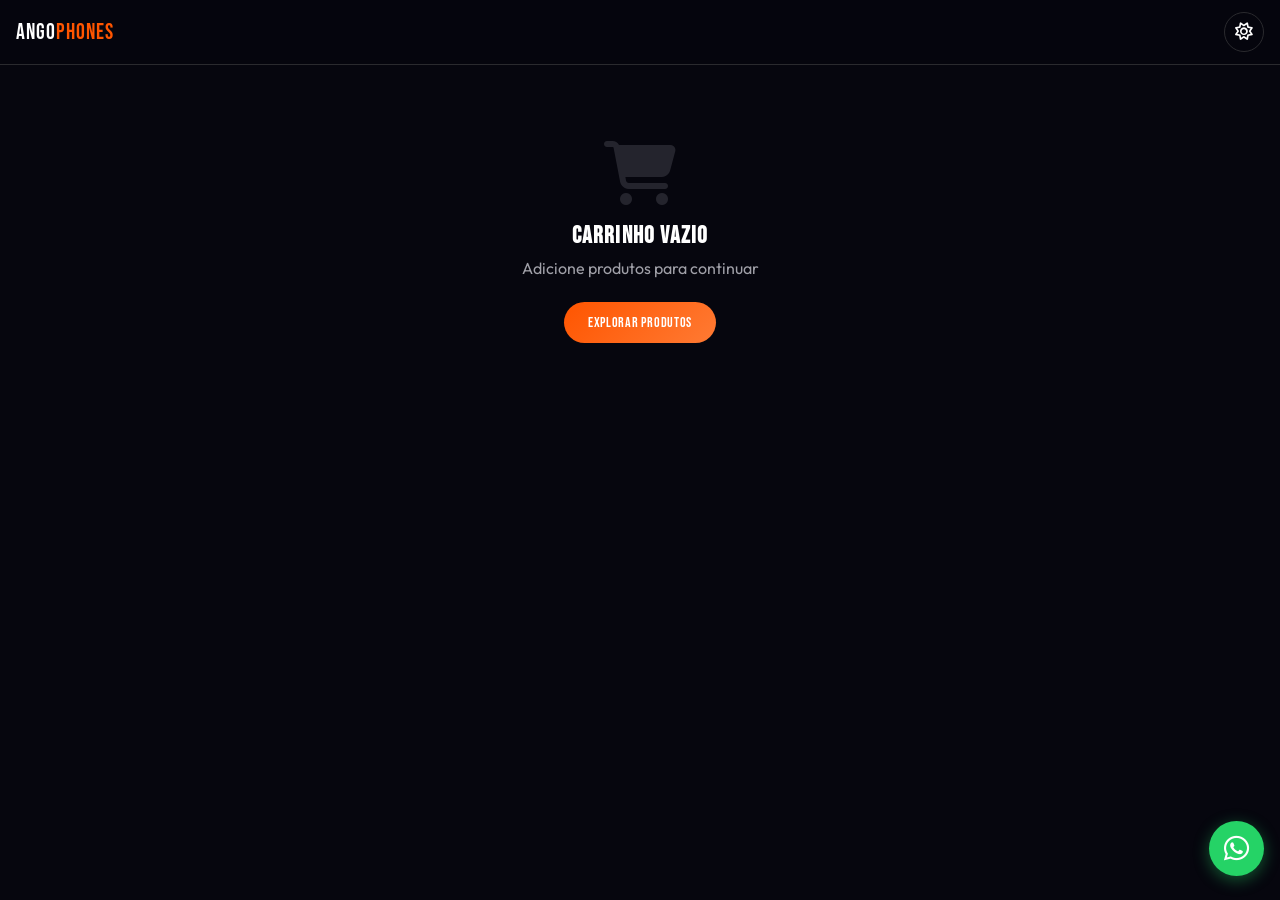
<file: dados.html>
<!DOCTYPE html>
<html lang="pt-AO" data-theme="dark">
<head>
<meta charset="UTF-8">
<meta name="viewport" content="width=device-width,initial-scale=1.0,maximum-scale=1.0,user-scalable=yes">
<meta name="theme-color" content="#06060E">
<title>Dados de Entrega | Angophones</title>
<link rel="icon" href="tema/assets/favicon.ico" type="image/x-icon">
<link rel="stylesheet" href="https://cdnjs.cloudflare.com/ajax/libs/font-awesome/6.5.1/css/all.min.css">
<link href="https://fonts.googleapis.com/css2?family=Bebas+Neue&family=Outfit:wght@300;400;500;600;700&display=swap" rel="stylesheet">
<style>
:root {
  --bg: #06060E;
  --bg2: #0A0A14;
  --card: #0F0F13;
  --border: #2A2A2E;
  --primary: #FF5500;
  --red: #EF4444;
  --green: #22C55E;
  --white: #FFFFFF;
  --muted: #A0A0A8;
  --muted2: #6B6B76;
  --ft: 'Bebas Neue', 'Impact', sans-serif;
  --fb: 'Outfit', sans-serif;
  --grad: linear-gradient(135deg, #FF5500, #FF7A33);
}
[data-theme="light"] {
  --bg: #F5F5F7;
  --bg2: #FFFFFF;
  --card: #FFFFFF;
  --border: #E5E5EA;
  --white: #1C1C1E;
  --muted: #6B6B76;
  --muted2: #8E8E93;
}
* { margin: 0; padding: 0; box-sizing: border-box; }
body {
  font-family: var(--fb);
  background: var(--bg);
  color: var(--white);
  min-height: 100vh;
  padding-bottom: 30px;
  transition: background 0.3s, color 0.3s;
}
.hdr {
  position: sticky;
  top: 0;
  z-index: 100;
  background: rgba(6, 6, 14, 0.97);
  backdrop-filter: blur(20px);
  border-bottom: 1px solid var(--border);
  padding: 12px 16px;
  display: flex;
  align-items: center;
  justify-content: space-between;
}
[data-theme="light"] .hdr { background: rgba(245, 245, 247, 0.97); }
.hdr-nome {
  font-family: var(--ft);
  font-size: 1.4rem;
  letter-spacing: 0.05em;
  color: var(--white);
}
.hdr-nome span { color: var(--primary); }
.hb {
  width: 40px;
  height: 40px;
  border-radius: 50%;
  background: none;
  border: 1px solid var(--border);
  display: flex;
  align-items: center;
  justify-content: center;
  font-size: 1.1rem;
  cursor: pointer;
  color: var(--white);
}
.container { padding: 16px; max-width: 500px; margin: 0 auto; }
.progresso {
  display: flex;
  align-items: center;
  justify-content: center;
  gap: 8px;
  margin-bottom: 24px;
}
.progresso-step {
  display: flex;
  align-items: center;
  gap: 6px;
}
.step-num {
  width: 30px;
  height: 30px;
  border-radius: 50%;
  background: var(--card);
  border: 2px solid var(--border);
  display: flex;
  align-items: center;
  justify-content: center;
  font-weight: 600;
  font-size: 0.8rem;
  color: var(--muted);
}
.step-num.completed {
  background: var(--primary);
  border-color: var(--primary);
  color: white;
}
.step-num.active {
  background: var(--primary);
  border-color: var(--primary);
  color: white;
}
.step-label {
  font-size: 0.65rem;
  color: var(--muted);
  text-transform: uppercase;
  letter-spacing: 0.05em;
}
.progresso-line {
  width: 30px;
  height: 2px;
  background: var(--border);
}
.progresso-line.completed {
  background: var(--primary);
}
.form-group {
  margin-bottom: 20px;
}
.form-label {
  display: block;
  font-size: 0.85rem;
  font-weight: 500;
  margin-bottom: 6px;
  color: var(--white);
}
.form-label i {
  width: 22px;
  color: var(--primary);
}
.form-control {
  width: 100%;
  padding: 14px 16px;
  background: var(--bg2);
  border: 1.5px solid var(--border);
  border-radius: 12px;
  font-family: var(--fb);
  font-size: 0.95rem;
  color: var(--white);
  outline: none;
  transition: border-color 0.2s;
}
.form-control:focus {
  border-color: var(--primary);
}
.form-control::placeholder {
  color: var(--muted2);
}
.form-select {
  width: 100%;
  padding: 14px 16px;
  background: var(--bg2);
  border: 1.5px solid var(--border);
  border-radius: 12px;
  font-family: var(--fb);
  font-size: 0.95rem;
  color: var(--white);
  outline: none;
}
.entrega-opcoes {
  display: flex;
  gap: 12px;
  margin-top: 8px;
}
.entrega-opt {
  flex: 1;
  padding: 14px;
  background: var(--bg2);
  border: 1.5px solid var(--border);
  border-radius: 12px;
  text-align: center;
  cursor: pointer;
  transition: all 0.2s;
}
.entrega-opt i {
  font-size: 1.5rem;
  margin-bottom: 6px;
  display: block;
  color: var(--muted);
}
.entrega-opt span {
  font-size: 0.8rem;
  font-weight: 500;
}
.entrega-opt.active {
  border-color: var(--primary);
  background: rgba(255, 85, 0, 0.05);
}
.entrega-opt.active i {
  color: var(--primary);
}
.resumo-pedido {
  margin-top: 24px;
  padding: 16px;
  background: var(--card);
  border: 1px solid var(--border);
  border-radius: 16px;
}
.resumo-titulo {
  font-family: var(--ft);
  font-size: 1.1rem;
  letter-spacing: 0.05em;
  margin-bottom: 12px;
  color: var(--primary);
}
.resumo-linha {
  display: flex;
  justify-content: space-between;
  font-size: 0.9rem;
  color: var(--muted);
  margin-bottom: 8px;
}
.resumo-linha.total {
  margin-top: 12px;
  padding-top: 12px;
  border-top: 1px solid var(--border);
  font-family: var(--ft);
  font-size: 1.2rem;
  color: var(--white);
}
.resumo-linha.total span:last-child {
  color: var(--primary);
}
.btn-continuar {
  width: 100%;
  padding: 16px;
  margin-top: 20px;
  background: var(--grad);
  border: none;
  border-radius: 50px;
  font-family: var(--ft);
  font-size: 1rem;
  letter-spacing: 0.05em;
  color: white;
  cursor: pointer;
  box-shadow: 0 4px 14px rgba(255, 85, 0, 0.3);
}
.btn-voltar {
  width: 100%;
  padding: 12px;
  margin-top: 10px;
  background: none;
  border: 1px solid var(--border);
  border-radius: 50px;
  font-family: var(--ft);
  font-size: 0.8rem;
  letter-spacing: 0.05em;
  color: var(--muted);
  cursor: pointer;
}
.toast {
  position: fixed;
  top: 80px;
  left: 50%;
  transform: translateX(-50%) translateY(-80px);
  background: var(--card);
  border: 1px solid var(--border);
  border-left: 4px solid var(--primary);
  border-radius: 12px;
  padding: 12px 20px;
  font-size: 0.9rem;
  font-weight: 500;
  text-align: center;
  max-width: calc(100vw - 32px);
  z-index: 9999;
  opacity: 0;
  pointer-events: none;
  transition: transform 0.3s ease, opacity 0.3s ease;
  box-shadow: 0 8px 32px rgba(0, 0, 0, 0.5);
}
.toast.show {
  transform: translateX(-50%) translateY(0);
  opacity: 1;
  pointer-events: auto;
}
@media (min-width: 769px) {
  body { padding-bottom: 0; }
}
</style>
</head>
<body>

<header class="hdr">
  <div class="hdr-nome">Ango<span>phones</span></div>
  <button class="hb" onclick="alternarTema()">
    <i data-theme-ico class="fa-regular fa-sun"></i>
  </button>
</header>

<div class="container">
  <div class="progresso">
    <div class="progresso-step">
      <span class="step-num completed"><i class="fa-solid fa-check"></i></span>
      <span class="step-label">Carrinho</span>
    </div>
    <div class="progresso-line completed"></div>
    <div class="progresso-step">
      <span class="step-num active">2</span>
      <span class="step-label">Dados</span>
    </div>
    <div class="progresso-line"></div>
    <div class="progresso-step">
      <span class="step-num">3</span>
      <span class="step-label">Confirmar</span>
    </div>
  </div>

  <form id="form-dados">
    <div class="form-group">
      <label class="form-label"><i class="fa-solid fa-user"></i> Nome Completo</label>
      <input type="text" class="form-control" id="nome" placeholder="Ex: João da Silva" value="">
    </div>
    
    <div class="form-group">
      <label class="form-label"><i class="fa-solid fa-phone"></i> Telefone (WhatsApp)</label>
      <input type="tel" class="form-control" id="telefone" placeholder="Ex: 923 456 789" value="">
    </div>
    
    <div class="form-group">
      <label class="form-label"><i class="fa-solid fa-location-dot"></i> Província</label>
      <select class="form-select" id="provincia">
        <option value="">Selecione a província...</option>
        <option value="Bengo">Bengo</option>
        <option value="Benguela">Benguela</option>
        <option value="Bié">Bié</option>
        <option value="Cabinda">Cabinda</option>
        <option value="Cuando Cubango">Cuando Cubango</option>
        <option value="Cuanza Norte">Cuanza Norte</option>
        <option value="Cuanza Sul">Cuanza Sul</option>
        <option value="Cunene">Cunene</option>
        <option value="Huambo">Huambo</option>
        <option value="Huíla">Huíla</option>
        <option value="Luanda" selected>Luanda</option>
        <option value="Lunda Norte">Lunda Norte</option>
        <option value="Lunda Sul">Lunda Sul</option>
        <option value="Malanje">Malanje</option>
        <option value="Moxico">Moxico</option>
        <option value="Namibe">Namibe</option>
        <option value="Uíge">Uíge</option>
        <option value="Zaire">Zaire</option>
      </select>
    </div>
    
    <div class="form-group">
      <label class="form-label"><i class="fa-solid fa-city"></i> Município</label>
      <input type="text" class="form-control" id="municipio" placeholder="Ex: Luanda" value="">
    </div>
    
    <div class="form-group">
      <label class="form-label"><i class="fa-solid fa-map-pin"></i> Bairro / Referência</label>
      <input type="text" class="form-control" id="bairro" placeholder="Ex: Maianga, perto da...">
    </div>
    
    <div class="form-group">
      <label class="form-label"><i class="fa-solid fa-truck"></i> Tipo de Entrega</label>
      <div class="entrega-opcoes">
        <div class="entrega-opt active" data-tipo="entrega">
          <i class="fa-solid fa-truck"></i>
          <span>Entrega</span>
        </div>
        <div class="entrega-opt" data-tipo="levantamento">
          <i class="fa-solid fa-store"></i>
          <span>Levantamento</span>
        </div>
      </div>
    </div>
    
    <div class="form-group">
      <label class="form-label"><i class="fa-regular fa-note-sticky"></i> Notas (opcional)</label>
      <textarea class="form-control" id="notas" rows="2" placeholder="Observações sobre a entrega..."></textarea>
    </div>
  </form>
  
  <div class="resumo-pedido" id="resumo-pedido">
    <div class="resumo-titulo">Resumo do Pedido</div>
    <div class="resumo-linha">
      <span>Subtotal</span>
      <span id="resumo-subtotal">0,00 Kz</span>
    </div>
    <div class="resumo-linha" id="resumo-desconto-linha" style="display:none; color: var(--green);">
      <span>Desconto <span id="cupao-codigo"></span></span>
      <span id="resumo-desconto">0,00 Kz</span>
    </div>
    <div class="resumo-linha">
      <span>Entrega</span>
      <span id="resumo-entrega">0,00 Kz</span>
    </div>
    <div class="resumo-linha total">
      <span>Total</span>
      <span id="resumo-total">0,00 Kz</span>
    </div>
  </div>
  
  <button class="btn-continuar" onclick="continuar()">
    <i class="fa-solid fa-arrow-right"></i> Continuar para Confirmação
  </button>
  <button class="btn-voltar" onclick="window.location.href='carrinho.html'">
    <i class="fa-solid fa-arrow-left"></i> Voltar ao Carrinho
  </button>
</div>

<div class="toast" id="toast"></div>

<script>
// ========== TEMA ==========
function alternarTema() {
  const html = document.documentElement;
  const icon = document.querySelector('[data-theme-ico]');
  const temaAtual = html.getAttribute('data-theme') || 'dark';
  const novoTema = temaAtual === 'dark' ? 'light' : 'dark';
  
  html.setAttribute('data-theme', novoTema);
  localStorage.setItem('tema', novoTema);
  
  if (icon) {
    icon.className = novoTema === 'dark' ? 'fa-regular fa-sun' : 'fa-regular fa-moon';
  }
  
  const meta = document.querySelector('meta[name="theme-color"]');
  if (meta) meta.setAttribute('content', novoTema === 'dark' ? '#06060E' : '#F5F5F7');
}

(function() {
  const temaSalvo = localStorage.getItem('tema') || 'dark';
  document.documentElement.setAttribute('data-theme', temaSalvo);
  const icon = document.querySelector('[data-theme-ico]');
  if (icon) {
    icon.className = temaSalvo === 'dark' ? 'fa-regular fa-sun' : 'fa-regular fa-moon';
  }
})();

// ========== CARRINHO SIMPLES (LocalStorage) ==========
function getCarrinho() {
  const c = localStorage.getItem('angophones_carrinho');
  return c ? JSON.parse(c) : [];
}

function getSubtotal() {
  return getCarrinho().reduce((t, i) => t + (i.preco * i.quantidade), 0);
}

function getCupao() {
  return JSON.parse(localStorage.getItem('angophones_cupao') || 'null');
}

function getDesconto() {
  const cupao = getCupao();
  if (!cupao) return 0;
  const subtotal = getSubtotal();
  if (cupao.tipo === 'percentual') return Math.round(subtotal * cupao.valor / 100);
  return Math.min(cupao.valor, subtotal);
}

function formatarKz(v) {
  return v.toLocaleString('pt-AO', { minimumFractionDigits: 2, maximumFractionDigits: 2 }) + ' Kz';
}

let tipoEntrega = 'entrega';

// ========== INICIALIZAR ==========
function inicializar() {
  const carrinho = getCarrinho();
  if (!carrinho.length) {
    window.location.href = 'carrinho.html';
    return;
  }
  
  // Carregar dados salvos
  const dados = JSON.parse(localStorage.getItem('angophones_cliente') || '{}');
  if (dados.nome) document.getElementById('nome').value = dados.nome;
  if (dados.telefone) document.getElementById('telefone').value = dados.telefone;
  if (dados.provincia) document.getElementById('provincia').value = dados.provincia;
  if (dados.municipio) document.getElementById('municipio').value = dados.municipio;
  if (dados.bairro) document.getElementById('bairro').value = dados.bairro || '';
  if (dados.notas) document.getElementById('notas').value = dados.notas || '';
  if (dados.tipoEntrega) {
    tipoEntrega = dados.tipoEntrega;
    document.querySelectorAll('.entrega-opt').forEach(opt => {
      opt.classList.toggle('active', opt.dataset.tipo === tipoEntrega);
    });
  }
  
  atualizarResumo();
}

// ========== EVENTOS ==========
document.querySelectorAll('.entrega-opt').forEach(opt => {
  opt.addEventListener('click', function() {
    document.querySelectorAll('.entrega-opt').forEach(o => o.classList.remove('active'));
    this.classList.add('active');
    tipoEntrega = this.dataset.tipo;
    atualizarResumo();
  });
});

function atualizarResumo() {
  const subtotal = getSubtotal();
  const desconto = getDesconto();
  const cupao = getCupao();
  const isGratis = subtotal >= 50000;
  const valorEntrega = tipoEntrega === 'levantamento' ? 0 : (isGratis ? 0 : 1500);
  const total = subtotal - desconto + valorEntrega;
  
  document.getElementById('resumo-subtotal').textContent = formatarKz(subtotal);
  
  const descontoLinha = document.getElementById('resumo-desconto-linha');
  if (desconto > 0) {
    descontoLinha.style.display = 'flex';
    document.getElementById('cupao-codigo').textContent = cupao ? `(${cupao.codigo})` : '';
    document.getElementById('resumo-desconto').textContent = `-${formatarKz(desconto)}`;
  } else {
    descontoLinha.style.display = 'none';
  }
  
  let entregaTexto = formatarKz(valorEntrega);
  if (tipoEntrega === 'levantamento') entregaTexto = 'Grátis (Levantamento)';
  else if (isGratis) entregaTexto = 'Grátis';
  document.getElementById('resumo-entrega').textContent = entregaTexto;
  
  document.getElementById('resumo-total').textContent = formatarKz(total);
}

function toast(msg, tipo) {
  const t = document.getElementById('toast');
  if (!t) return;
  t.textContent = msg;
  t.className = 'toast show';
  t.style.borderLeftColor = tipo === 'err' ? '#EF4444' : '#FF5500';
  setTimeout(() => t.classList.remove('show'), 3000);
}

function continuar() {
  const nome = document.getElementById('nome').value.trim();
  const telefone = document.getElementById('telefone').value.trim();
  const provincia = document.getElementById('provincia').value;
  const municipio = document.getElementById('municipio').value.trim();
  const bairro = document.getElementById('bairro').value.trim();
  const notas = document.getElementById('notas').value.trim();
  
  if (!nome || !telefone || !provincia || !municipio) {
    toast('Preencha todos os campos obrigatórios', 'err');
    return;
  }
  
  const dados = { nome, telefone, provincia, municipio, bairro, tipoEntrega, notas };
  localStorage.setItem('angophones_cliente', JSON.stringify(dados));
  
  window.location.href = 'confirmacao.html';
}

inicializar();
</script>
</body>
</html>
</file>
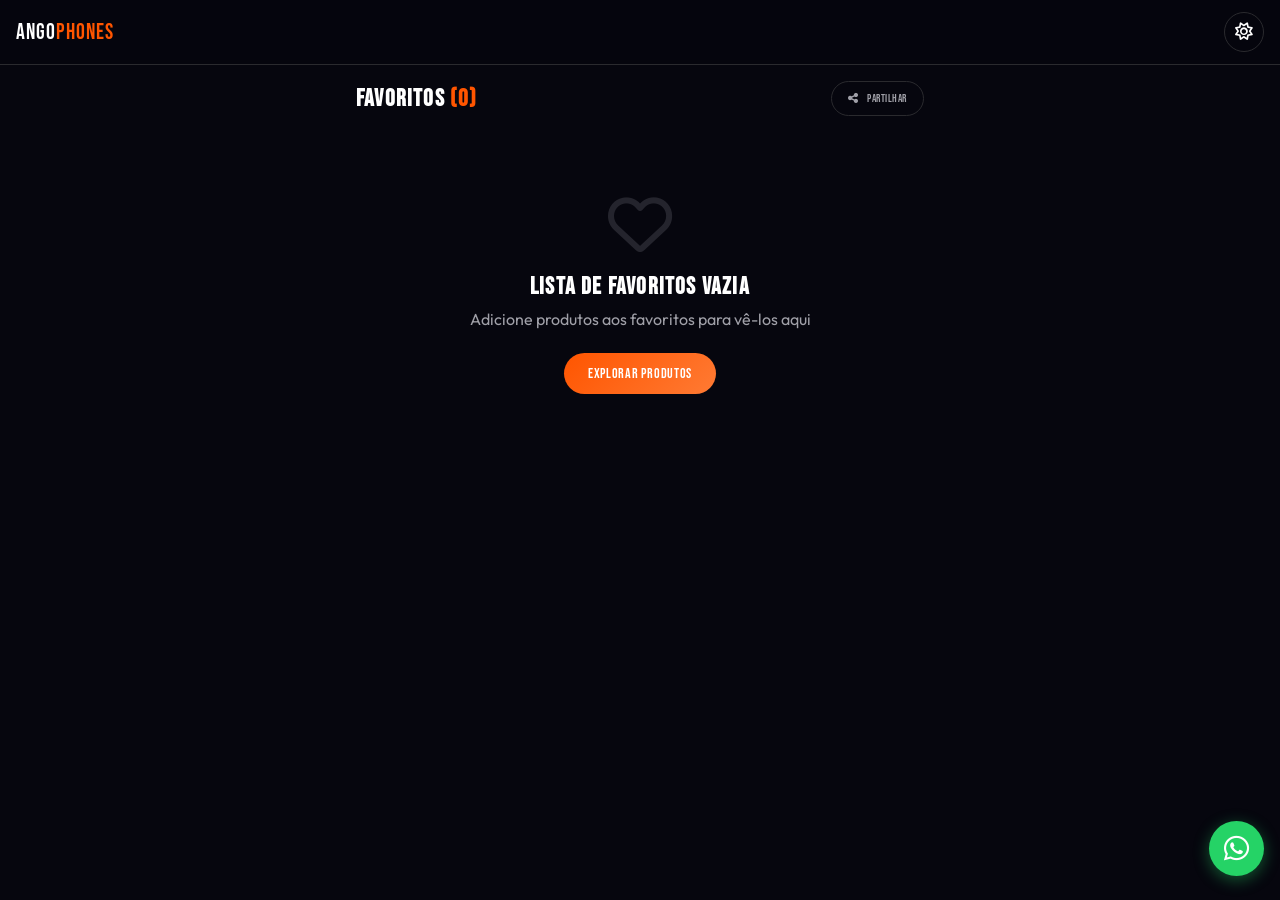
<file: favoritos.html>
<!DOCTYPE html>
<html lang="pt-AO" data-theme="dark">
<head>
<meta charset="UTF-8">
<meta name="viewport" content="width=device-width,initial-scale=1.0,maximum-scale=1.0,user-scalable=yes">
<meta name="theme-color" content="#06060E">
<title>Favoritos | Angophones</title>
<link rel="icon" href="tema/assets/favicon.ico" type="image/x-icon">
<link rel="stylesheet" href="https://cdnjs.cloudflare.com/ajax/libs/font-awesome/6.5.1/css/all.min.css">
<link href="https://fonts.googleapis.com/css2?family=Bebas+Neue&family=Outfit:wght@300;400;500;600;700&display=swap" rel="stylesheet">
<style>
:root {
  --bg: #06060E;
  --bg2: #0A0A14;
  --card: #0F0F13;
  --border: #2A2A2E;
  --primary: #FF5500;
  --red: #EF4444;
  --green: #22C55E;
  --white: #FFFFFF;
  --muted: #A0A0A8;
  --muted2: #6B6B76;
  --ft: 'Bebas Neue', 'Impact', sans-serif;
  --fb: 'Outfit', sans-serif;
  --grad: linear-gradient(135deg, #FF5500, #FF7A33);
}
[data-theme="light"] {
  --bg: #F5F5F7;
  --bg2: #FFFFFF;
  --card: #FFFFFF;
  --border: #E5E5EA;
  --white: #1C1C1E;
  --muted: #6B6B76;
  --muted2: #8E8E93;
}
* { margin: 0; padding: 0; box-sizing: border-box; }
body {
  font-family: var(--fb);
  background: var(--bg);
  color: var(--white);
  min-height: 100vh;
  padding-bottom: 80px;
  transition: background 0.3s, color 0.3s;
}
.hdr {
  position: sticky;
  top: 0;
  z-index: 100;
  background: rgba(6, 6, 14, 0.97);
  backdrop-filter: blur(20px);
  border-bottom: 1px solid var(--border);
  padding: 12px 16px;
  display: flex;
  align-items: center;
  justify-content: space-between;
}
[data-theme="light"] .hdr { background: rgba(245, 245, 247, 0.97); }
.hdr-nome {
  font-family: var(--ft);
  font-size: 1.4rem;
  letter-spacing: 0.05em;
  color: var(--white);
}
.hdr-nome span { color: var(--primary); }
.hb {
  width: 40px;
  height: 40px;
  border-radius: 50%;
  background: none;
  border: 1px solid var(--border);
  display: flex;
  align-items: center;
  justify-content: center;
  font-size: 1.1rem;
  cursor: pointer;
  color: var(--white);
}
.container { padding: 16px; max-width: 600px; margin: 0 auto; }
.favoritos-header {
  display: flex;
  align-items: center;
  justify-content: space-between;
  margin-bottom: 16px;
}
.favoritos-header h2 {
  font-family: var(--ft);
  font-size: 1.5rem;
  letter-spacing: 0.05em;
}
.favoritos-header span {
  color: var(--primary);
}
.btn-partilhar {
  padding: 10px 16px;
  background: none;
  border: 1px solid var(--border);
  border-radius: 50px;
  font-family: var(--ft);
  font-size: 0.7rem;
  letter-spacing: 0.05em;
  color: var(--muted);
  cursor: pointer;
}
.btn-partilhar i { margin-right: 6px; }
.btn-partilhar:hover {
  border-color: var(--primary);
  color: var(--primary);
}
.favoritos-grid {
  display: grid;
  grid-template-columns: repeat(2, 1fr);
  gap: 12px;
}
.pcard {
  background: var(--card);
  border: 1px solid var(--border);
  border-radius: 16px;
  cursor: pointer;
  transition: all 0.2s;
  position: relative;
  overflow: hidden;
}
.pcard:hover {
  transform: translateY(-3px);
  box-shadow: 0 8px 24px rgba(255, 85, 0, 0.1);
  border-color: rgba(255, 85, 0, 0.3);
}
.pcard-img {
  aspect-ratio: 1;
  background: var(--bg2);
  display: flex;
  align-items: center;
  justify-content: center;
  overflow: hidden;
  position: relative;
  border-radius: 14px 14px 0 0;
}
.pcard-img img {
  width: 100%;
  height: 100%;
  object-fit: cover;
}
.pcard-img i {
  font-size: 2.5rem;
  color: var(--muted2);
  opacity: 0.5;
}
.btn-remover-wl {
  position: absolute;
  top: 8px;
  right: 8px;
  width: 30px;
  height: 30px;
  border-radius: 50%;
  background: rgba(6, 6, 14, 0.8);
  backdrop-filter: blur(4px);
  border: 1px solid rgba(255, 255, 255, 0.1);
  display: flex;
  align-items: center;
  justify-content: center;
  font-size: 0.9rem;
  cursor: pointer;
  z-index: 5;
  color: var(--red);
}
.btn-remover-wl:hover {
  background: var(--red);
  color: white;
}
.pcard-body {
  padding: 10px 10px 12px;
}
.pcard-cat {
  font-size: 0.55rem;
  font-weight: 600;
  color: var(--primary);
  opacity: 0.8;
  text-transform: uppercase;
  letter-spacing: 0.5px;
  margin-bottom: 4px;
}
.pcard-nome {
  font-family: var(--ft);
  font-size: 0.9rem;
  letter-spacing: 0.02em;
  color: var(--white);
  line-height: 1.2;
  margin-bottom: 6px;
  overflow: hidden;
  display: -webkit-box;
  -webkit-line-clamp: 2;
  -webkit-box-orient: vertical;
}
.pcard-preco {
  font-family: var(--ft);
  font-size: 0.95rem;
  color: var(--primary);
}
.pcard-preco s {
  font-size: 0.7rem;
  color: var(--muted2);
  margin-left: 6px;
}
.btn-add-quick {
  position: absolute;
  bottom: 8px;
  right: 8px;
  width: 32px;
  height: 32px;
  border-radius: 50%;
  background: var(--grad);
  border: none;
  color: white;
  font-size: 1rem;
  cursor: pointer;
  display: flex;
  align-items: center;
  justify-content: center;
  box-shadow: 0 4px 12px rgba(255, 85, 0, 0.3);
  z-index: 5;
}
.btn-add-quick:hover {
  transform: scale(1.05);
}
.favoritos-vazio {
  text-align: center;
  padding: 60px 20px;
}
.favoritos-vazio i {
  font-size: 4rem;
  color: var(--muted2);
  opacity: 0.3;
  margin-bottom: 16px;
}
.favoritos-vazio h2 {
  font-family: var(--ft);
  font-size: 1.5rem;
  letter-spacing: 0.05em;
  margin-bottom: 8px;
}
.favoritos-vazio p {
  color: var(--muted);
  margin-bottom: 24px;
}
.btn {
  display: inline-block;
  padding: 12px 24px;
  background: var(--grad);
  border: none;
  border-radius: 50px;
  font-family: var(--ft);
  font-size: 0.9rem;
  letter-spacing: 0.05em;
  color: white;
  text-decoration: none;
  cursor: pointer;
}
.bottom-nav {
  position: fixed;
  bottom: 0;
  left: 0;
  right: 0;
  z-index: 200;
  padding: 8px 16px 12px;
  display: flex;
  justify-content: space-around;
  background: rgba(6, 6, 14, 0.97);
  backdrop-filter: blur(20px);
  border-top: 1px solid var(--border);
}
[data-theme="light"] .bottom-nav { background: rgba(245, 245, 247, 0.97); }
.bottom-nav a {
  display: flex;
  flex-direction: column;
  align-items: center;
  gap: 2px;
  color: var(--muted);
  font-size: 0.65rem;
  text-transform: uppercase;
  letter-spacing: 0.03em;
  text-decoration: none;
}
.bottom-nav a i { font-size: 1.3rem; }
.bottom-nav a.active { color: var(--primary); }
.fab-whatsapp {
  position: fixed;
  bottom: 90px;
  right: 16px;
  width: 55px;
  height: 55px;
  background: #25D366;
  color: white;
  border-radius: 50%;
  display: flex;
  align-items: center;
  justify-content: center;
  font-size: 1.8rem;
  box-shadow: 0 4px 16px rgba(37, 211, 102, 0.4);
  z-index: 150;
  text-decoration: none;
}
.toast {
  position: fixed;
  top: 80px;
  left: 50%;
  transform: translateX(-50%) translateY(-80px);
  background: var(--card);
  border: 1px solid var(--border);
  border-left: 4px solid var(--primary);
  border-radius: 12px;
  padding: 12px 20px;
  font-size: 0.9rem;
  font-weight: 500;
  text-align: center;
  max-width: calc(100vw - 32px);
  z-index: 9999;
  opacity: 0;
  pointer-events: none;
  transition: transform 0.3s ease, opacity 0.3s ease;
  box-shadow: 0 8px 32px rgba(0, 0, 0, 0.5);
}
.toast.show {
  transform: translateX(-50%) translateY(0);
  opacity: 1;
  pointer-events: auto;
}
@media (min-width: 769px) {
  .bottom-nav { display: none; }
  body { padding-bottom: 20px; }
  .fab-whatsapp { bottom: 24px; }
}
</style>
</head>
<body>

<header class="hdr">
  <div class="hdr-nome">Ango<span>phones</span></div>
  <button class="hb" onclick="alternarTema()">
    <i data-theme-ico class="fa-regular fa-sun"></i>
  </button>
</header>

<div class="container" id="favoritos-container">
  <div class="favoritos-header">
    <h2>Favoritos <span id="favoritos-count">(0)</span></h2>
    <button class="btn-partilhar" onclick="partilharWishlist()">
      <i class="fa-solid fa-share-nodes"></i> Partilhar
    </button>
  </div>
  <div class="favoritos-grid" id="favoritos-grid"></div>
</div>

<a href="https://wa.me/244954288128?text=Ola!%20Gostaria%20de%20mais%20informacoes." class="fab-whatsapp" target="_blank">
  <i class="fa-brands fa-whatsapp"></i>
</a>

<nav class="bottom-nav">
  <a href="index.html"><i class="fa-solid fa-house"></i><span>Inicio</span></a>
  <a href="loja.html"><i class="fa-solid fa-mobile-screen"></i><span>Loja</span></a>
  <a href="carrinho.html"><i class="fa-solid fa-cart-shopping"></i><span>Carrinho</span></a>
  <a href="favoritos.html" class="active"><i class="fa-solid fa-heart"></i><span>Favoritos</span></a>
  <a href="sobre.html"><i class="fa-solid fa-circle-info"></i><span>Sobre</span></a>
</nav>

<div class="toast" id="toast"></div>

<script>
// ========== TEMA ==========
function alternarTema() {
  const html = document.documentElement;
  const icon = document.querySelector('[data-theme-ico]');
  const temaAtual = html.getAttribute('data-theme') || 'dark';
  const novoTema = temaAtual === 'dark' ? 'light' : 'dark';
  
  html.setAttribute('data-theme', novoTema);
  localStorage.setItem('tema', novoTema);
  
  if (icon) {
    icon.className = novoTema === 'dark' ? 'fa-regular fa-sun' : 'fa-regular fa-moon';
  }
  
  const meta = document.querySelector('meta[name="theme-color"]');
  if (meta) meta.setAttribute('content', novoTema === 'dark' ? '#06060E' : '#F5F5F7');
}

(function() {
  const temaSalvo = localStorage.getItem('tema') || 'dark';
  document.documentElement.setAttribute('data-theme', temaSalvo);
  const icon = document.querySelector('[data-theme-ico]');
  if (icon) {
    icon.className = temaSalvo === 'dark' ? 'fa-regular fa-sun' : 'fa-regular fa-moon';
  }
})();

// ========== DADOS DOS PRODUTOS (FALLBACK) ==========
const PRODUTOS = [
  { id: 1, nome: 'iPhone 15 Pro', categoria: 'smartphones', preco: 850000, precoPromocional: 799999, emPromocao: true, imagens: [], stock: 8, destaque: true },
  { id: 2, nome: 'Samsung Galaxy S24 Ultra', categoria: 'smartphones', preco: 920000, precoPromocional: null, emPromocao: false, imagens: [], stock: 5, destaque: true },
  { id: 3, nome: 'Xiaomi 13T Pro', categoria: 'smartphones', preco: 480000, precoPromocional: 449999, emPromocao: true, imagens: [], stock: 12, destaque: true },
  { id: 4, nome: 'AirPods Pro 2ª Geração', categoria: 'acessorios', preco: 185000, precoPromocional: 169999, emPromocao: true, imagens: [], stock: 15, destaque: true },
  { id: 5, nome: 'Power Bank 20000mAh', categoria: 'acessorios', preco: 25000, imagens: [], stock: 20 },
  { id: 6, nome: 'Capa Transparente iPhone 15', categoria: 'capas', preco: 8500, imagens: [], stock: 30 },
  { id: 7, nome: 'Carregador Rápido 20W USB-C', categoria: 'carregadores', preco: 12000, imagens: [], stock: 25 },
  { id: 8, nome: 'iPad Air 11"', categoria: 'tablets', preco: 520000, imagens: [], stock: 7 },
  { id: 9, nome: 'Samsung Galaxy Tab S9', categoria: 'tablets', preco: 610000, imagens: [], stock: 4 }
];

const CATEGORIAS = {
  'smartphones': 'Smartphones',
  'acessorios': 'Acessórios',
  'capas': 'Capas',
  'carregadores': 'Carregadores',
  'tablets': 'Tablets'
};

// ========== FAVORITOS ==========
function getFavoritos() {
  const f = localStorage.getItem('angophones_favoritos');
  return f ? JSON.parse(f) : [];
}

function salvarFavoritos(favoritos) {
  localStorage.setItem('angophones_favoritos', JSON.stringify(favoritos));
}

function getCarrinho() {
  const c = localStorage.getItem('angophones_carrinho');
  return c ? JSON.parse(c) : [];
}

function salvarCarrinho(carrinho) {
  localStorage.setItem('angophones_carrinho', JSON.stringify(carrinho));
}

function formatarKz(v) {
  return v.toLocaleString('pt-AO', { minimumFractionDigits: 2, maximumFractionDigits: 2 }) + ' Kz';
}

function toast(msg, tipo) {
  const t = document.getElementById('toast');
  if (!t) return;
  t.textContent = msg;
  t.className = 'toast show';
  t.style.borderLeftColor = tipo === 'err' ? '#EF4444' : '#FF5500';
  setTimeout(() => t.classList.remove('show'), 3000);
}

// ========== RENDERIZAR ==========
function renderizarFavoritos() {
  const grid = document.getElementById('favoritos-grid');
  const countSpan = document.getElementById('favoritos-count');
  const container = document.getElementById('favoritos-container');
  const favoritos = getFavoritos();
  
  countSpan.textContent = `(${favoritos.length})`;
  
  if (!favoritos.length) {
    container.innerHTML = `
      <div class="favoritos-header">
        <h2>Favoritos <span>(0)</span></h2>
        <button class="btn-partilhar" onclick="partilharWishlist()">
          <i class="fa-solid fa-share-nodes"></i> Partilhar
        </button>
      </div>
      <div class="favoritos-vazio">
        <i class="fa-regular fa-heart"></i>
        <h2>Lista de Favoritos Vazia</h2>
        <p>Adicione produtos aos favoritos para vê-los aqui</p>
        <a href="loja.html" class="btn">Explorar Produtos</a>
      </div>
    `;
    return;
  }
  
  // Filtrar produtos que estão nos favoritos
  const produtosFavoritos = favoritos.map(fav => {
    const produto = PRODUTOS.find(p => p.id === fav.id);
    return produto || fav;
  }).filter(p => p);
  
  grid.innerHTML = produtosFavoritos.map(produto => {
    const preco = produto.precoPromocional || produto.preco;
    const precoOrig = produto.emPromocao ? produto.preco : null;
    const esgotado = produto.stock === 0;
    
    return `<div class="pcard ${esgotado ? 'esgotado' : ''}" onclick="window.location.href='produto.html?id=${produto.id}'">
      <div class="pcard-img">
        ${produto.imagens && produto.imagens[0] ? `<img src="imagens/produtos/${produto.imagens[0]}" alt="${produto.nome}">` : '<i class="fa-solid fa-mobile-screen"></i>'}
        <button class="btn-remover-wl" onclick="event.stopPropagation(); removerFavorito(${produto.id})">
          <i class="fa-solid fa-heart"></i>
        </button>
      </div>
      <div class="pcard-body">
        <div class="pcard-cat">${CATEGORIAS[produto.categoria] || ''}</div>
        <div class="pcard-nome">${produto.nome}</div>
        <div class="pcard-preco">
          ${formatarKz(preco)}
          ${precoOrig ? `<s>${formatarKz(precoOrig)}</s>` : ''}
        </div>
      </div>
      ${!esgotado ? `<button class="btn-add-quick" onclick="event.stopPropagation(); adicionarAoCarrinho(${produto.id})"><i class="fa-solid fa-plus"></i></button>` : ''}
    </div>`;
  }).join('');
}

// ========== AÇÕES ==========
window.removerFavorito = function(id) {
  const favoritos = getFavoritos();
  const novosFavoritos = favoritos.filter(f => f.id !== id);
  salvarFavoritos(novosFavoritos);
  renderizarFavoritos();
  
  const produto = PRODUTOS.find(p => p.id === id);
  toast(`${produto?.nome || 'Produto'} removido dos favoritos`, 'ok');
};

window.adicionarAoCarrinho = function(id) {
  const produto = PRODUTOS.find(p => p.id === id);
  if (!produto) {
    toast('Produto não encontrado', 'err');
    return;
  }
  
  if (produto.stock === 0) {
    toast('Produto esgotado', 'err');
    return;
  }
  
  const carrinho = getCarrinho();
  const preco = produto.precoPromocional || produto.preco;
  const itemKey = `${produto.id}_padrao_padrao`;
  
  const itemExistente = carrinho.find(i => i.itemKey === itemKey);
  if (itemExistente) {
    itemExistente.quantidade += 1;
  } else {
    carrinho.push({
      itemKey,
      id: produto.id,
      nome: produto.nome,
      preco: preco,
      imagem: produto.imagens?.[0] || '',
      quantidade: 1,
      variante: null,
      cor: null
    });
  }
  
  salvarCarrinho(carrinho);
  toast(`${produto.nome} adicionado ao carrinho`, 'ok');
};

window.partilharWishlist = function() {
  const favoritos = getFavoritos();
  if (!favoritos.length) {
    toast('Adicione produtos aos favoritos primeiro', 'err');
    return;
  }
  
  let mensagem = '*Minha Wishlist - Angophones*\n\n';
  favoritos.forEach((fav, i) => {
    const produto = PRODUTOS.find(p => p.id === fav.id);
    if (produto) {
      const preco = produto.precoPromocional || produto.preco;
      mensagem += `${i+1}. ${produto.nome} - ${formatarKz(preco)}\n`;
    }
  });
  mensagem += '\nVeja estes produtos em: ' + window.location.origin;
  
  window.open(`https://wa.me/?text=${encodeURIComponent(mensagem)}`, '_blank');
  toast('A partilhar no WhatsApp...', 'ok');
};

// Inicializar
renderizarFavoritos();
</script>
</body>
</html>
</file>
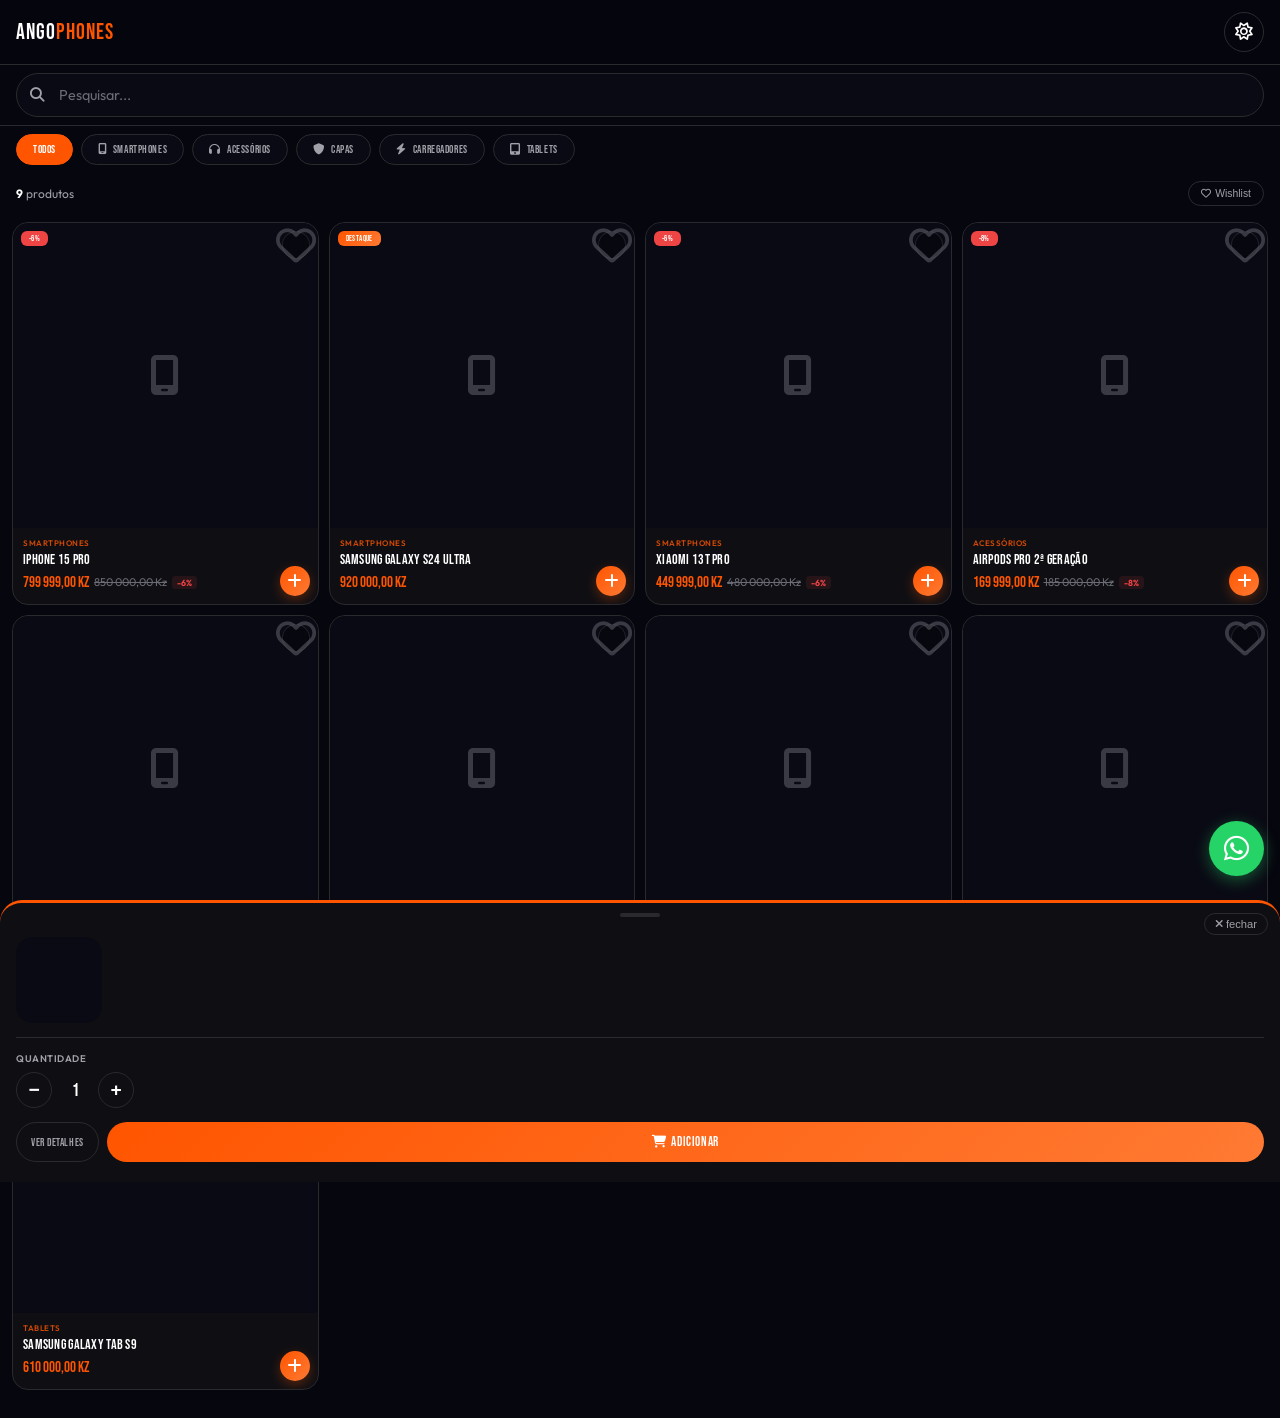
<file: loja.html>
<!DOCTYPE html>
<html lang="pt-AO" data-theme="dark">
<head>
<meta charset="UTF-8">
<meta name="viewport" content="width=device-width,initial-scale=1.0,maximum-scale=1.0,user-scalable=yes">
<meta name="theme-color" content="#06060E">
<title>Loja | Angophones</title>
<link rel="icon" href="tema/assets/favicon.ico" type="image/x-icon">
<link rel="stylesheet" href="https://cdnjs.cloudflare.com/ajax/libs/font-awesome/6.5.1/css/all.min.css">
<link href="https://fonts.googleapis.com/css2?family=Bebas+Neue&family=Outfit:wght@300;400;500;600;700&display=swap" rel="stylesheet">
<style>
:root {
  --bg: #06060E;
  --bg2: #0A0A14;
  --card: #0F0F13;
  --border: #2A2A2E;
  --primary: #FF5500;
  --red: #EF4444;
  --green: #22C55E;
  --white: #FFFFFF;
  --muted: #A0A0A8;
  --muted2: #6B6B76;
  --ft: 'Bebas Neue', 'Impact', sans-serif;
  --fb: 'Outfit', sans-serif;
  --grad: linear-gradient(135deg, #FF5500, #FF7A33);
}
[data-theme="light"] {
  --bg: #F5F5F7;
  --bg2: #FFFFFF;
  --card: #FFFFFF;
  --border: #E5E5EA;
  --white: #1C1C1E;
  --muted: #6B6B76;
  --muted2: #8E8E93;
}
* { margin: 0; padding: 0; box-sizing: border-box; }
body {
  font-family: var(--fb);
  background: var(--bg);
  color: var(--white);
  min-height: 100vh;
  padding-bottom: 80px;
  transition: background 0.3s, color 0.3s;
}
.hdr {
  position: sticky;
  top: 0;
  z-index: 100;
  background: rgba(6, 6, 14, 0.97);
  backdrop-filter: blur(20px);
  border-bottom: 1px solid var(--border);
  padding: 12px 16px;
  display: flex;
  align-items: center;
  justify-content: space-between;
}
[data-theme="light"] .hdr { background: rgba(245, 245, 247, 0.97); }
.hdr-nome {
  font-family: var(--ft);
  font-size: 1.4rem;
  letter-spacing: 0.05em;
  color: var(--white);
}
.hdr-nome span { color: var(--primary); }
.hb {
  width: 40px;
  height: 40px;
  border-radius: 50%;
  background: none;
  border: 1px solid var(--border);
  display: flex;
  align-items: center;
  justify-content: center;
  font-size: 1.1rem;
  cursor: pointer;
  color: var(--white);
}
.search-wrap {
  position: relative;
  padding: 8px 16px;
  border-bottom: 1px solid var(--border);
}
.si {
  width: 100%;
  padding: 12px 16px 12px 42px;
  background: var(--bg2);
  border: 1px solid var(--border);
  border-radius: 30px;
  font-family: var(--fb);
  font-size: 0.9rem;
  color: var(--white);
  outline: none;
}
.si::placeholder { color: var(--muted2); }
.si-ico {
  position: absolute;
  left: 30px;
  top: 50%;
  transform: translateY(-50%);
  color: var(--muted);
  font-size: 0.9rem;
}
.cats {
  overflow-x: auto;
  scrollbar-width: none;
  padding: 8px 0;
}
.cats::-webkit-scrollbar { display: none; }
.cats-inner {
  display: flex;
  padding: 0 16px;
  gap: 8px;
  width: max-content;
}
.cat-btn {
  padding: 8px 16px;
  background: var(--bg2);
  border: 1px solid var(--border);
  border-radius: 30px;
  font-family: var(--ft);
  font-size: 0.7rem;
  letter-spacing: 0.05em;
  color: var(--muted);
  cursor: pointer;
  white-space: nowrap;
  text-transform: uppercase;
  transition: all 0.2s;
}
.cat-btn.on {
  background: var(--primary);
  border-color: var(--primary);
  color: white;
}
.cat-btn i { margin-right: 4px; }
.result-bar {
  display: flex;
  align-items: center;
  justify-content: space-between;
  padding: 8px 16px;
  font-size: 0.75rem;
  color: var(--muted);
}
.result-bar strong { color: var(--white); }
.wl-toggle {
  display: flex;
  align-items: center;
  gap: 4px;
  background: none;
  border: 1px solid var(--border);
  border-radius: 30px;
  padding: 6px 12px;
  font-size: 0.65rem;
  color: var(--muted);
  cursor: pointer;
}
.wl-toggle.on {
  color: var(--primary);
  border-color: var(--primary);
  background: rgba(255, 85, 0, 0.05);
}
.grid {
  display: grid;
  grid-template-columns: repeat(2, 1fr);
  gap: 10px;
  padding: 8px 12px;
}
.pcard {
  background: var(--card);
  border: 1px solid var(--border);
  border-radius: 16px;
  cursor: pointer;
  transition: all 0.2s;
  position: relative;
  overflow: hidden;
}
.pcard.esgotado { opacity: 0.5; cursor: not-allowed; }
.pcard.esgotado::after {
  content: 'Esgotado';
  position: absolute;
  bottom: 0;
  left: 0;
  right: 0;
  background: rgba(255, 85, 0, 0.1);
  border-top: 1px solid rgba(255, 85, 0, 0.3);
  text-align: center;
  font-family: var(--ft);
  font-size: 0.55rem;
  color: var(--primary);
  padding: 4px 0;
  text-transform: uppercase;
}
.pcard:not(.esgotado):hover {
  transform: translateY(-3px);
  box-shadow: 0 8px 24px rgba(255, 85, 0, 0.1);
  border-color: rgba(255, 85, 0, 0.3);
}
.pcard-img {
  aspect-ratio: 1;
  background: var(--bg2);
  display: flex;
  align-items: center;
  justify-content: center;
  overflow: hidden;
  position: relative;
  border-radius: 14px 14px 0 0;
}
.pcard-img img { width: 100%; height: 100%; object-fit: cover; }
.pcard-img i { font-size: 2.5rem; color: var(--muted2); opacity: 0.5; }
.ptag {
  position: absolute;
  top: 8px;
  left: 8px;
  padding: 3px 8px;
  font-family: var(--ft);
  font-size: 0.5rem;
  letter-spacing: 0.05em;
  border-radius: 6px;
  text-transform: uppercase;
  z-index: 2;
}
.ptag-promo { background: var(--red); color: white; }
.ptag-destaque { background: var(--grad); color: white; }
.btn-wish {
  position: absolute;
  top: 8px;
  right: 8px;
  width: 28px;
  height: 28px;
  border-radius: 50%;
  background: rgba(6, 6, 14, 0.7);
  backdrop-filter: blur(4px);
  border: 1px solid rgba(255, 255, 255, 0.1);
  display: flex;
  align-items: center;
  justify-content: center;
  font-size: 0.8rem;
  cursor: pointer;
  z-index: 3;
  color: white;
}
.btn-wish.on { color: var(--primary); }
.pcard-body { padding: 10px 10px 12px; }
.pcard-cat {
  font-size: 0.5rem;
  font-weight: 600;
  color: var(--primary);
  opacity: 0.8;
  text-transform: uppercase;
  letter-spacing: 0.5px;
  margin-bottom: 3px;
}
.pcard-nome {
  font-family: var(--ft);
  font-size: 0.9rem;
  letter-spacing: 0.02em;
  color: var(--white);
  line-height: 1.2;
  margin-bottom: 5px;
  overflow: hidden;
  display: -webkit-box;
  -webkit-line-clamp: 2;
  -webkit-box-orient: vertical;
}
.pcard-preco {
  display: flex;
  align-items: center;
  gap: 5px;
  flex-wrap: wrap;
}
.pcard-val {
  font-family: var(--ft);
  font-size: 0.95rem;
  color: var(--primary);
}
.pcard-orig {
  font-size: 0.7rem;
  color: var(--muted2);
  text-decoration: line-through;
}
.pcard-pct {
  font-size: 0.55rem;
  font-weight: 700;
  color: var(--red);
  background: rgba(239, 68, 68, 0.1);
  border-radius: 4px;
  padding: 1px 5px;
}
.btn-add-quick {
  position: absolute;
  bottom: 8px;
  right: 8px;
  width: 30px;
  height: 30px;
  border-radius: 50%;
  background: var(--grad);
  border: none;
  color: white;
  font-size: 1rem;
  cursor: pointer;
  display: flex;
  align-items: center;
  justify-content: center;
  box-shadow: 0 4px 12px rgba(255, 85, 0, 0.3);
  z-index: 5;
}
.empty { padding: 60px 20px; text-align: center; display: none; }
.empty i { font-size: 3rem; margin-bottom: 12px; opacity: 0.2; }
.empty p { font-family: var(--ft); font-size: 1rem; color: var(--muted); }
.overlay {
  position: fixed;
  inset: 0;
  background: rgba(0, 0, 0, 0.8);
  backdrop-filter: blur(4px);
  z-index: 300;
  opacity: 0;
  pointer-events: none;
  transition: opacity 0.25s;
}
.overlay.on { opacity: 1; pointer-events: all; }
.sheet {
  position: fixed;
  bottom: 0;
  left: 0;
  right: 0;
  z-index: 301;
  background: var(--card);
  border-radius: 22px 22px 0 0;
  border-top: 3px solid var(--primary);
  max-height: 85vh;
  overflow-y: auto;
  transform: translateY(100%);
  transition: transform 0.35s cubic-bezier(0.34, 1.1, 0.64, 1);
  padding-bottom: env(safe-area-inset-bottom, 20px);
}
.sheet.on { transform: translateY(0); }
.sh-bar { width: 40px; height: 4px; border-radius: 2px; background: var(--border); margin: 10px auto 0; }
.sh-close {
  position: absolute;
  top: 10px;
  right: 12px;
  background: none;
  border: 1px solid var(--border);
  border-radius: 50px;
  padding: 4px 10px;
  font-size: 0.7rem;
  color: var(--muted);
  cursor: pointer;
}
.sh-inner { padding: 8px 16px 20px; }
.sh-top {
  display: flex;
  gap: 14px;
  padding: 12px 0 14px;
  border-bottom: 1px solid var(--border);
}
.sh-img {
  width: 86px;
  height: 86px;
  flex-shrink: 0;
  border-radius: 16px;
  background: var(--bg2);
  display: flex;
  align-items: center;
  justify-content: center;
  overflow: hidden;
}
.sh-img img { width: 100%; height: 100%; object-fit: cover; }
.sh-img i { font-size: 2.5rem; color: var(--muted2); opacity: 0.5; }
.sh-info { flex: 1; }
.sh-cat {
  font-size: 0.5rem;
  font-weight: 600;
  text-transform: uppercase;
  color: var(--primary);
  opacity: 0.8;
  margin-bottom: 3px;
}
.sh-nome {
  font-family: var(--ft);
  font-size: 1.1rem;
  letter-spacing: 0.02em;
  color: var(--white);
  margin-bottom: 4px;
  line-height: 1.2;
}
.sh-preco { font-family: var(--ft); font-size: 1.2rem; color: var(--primary); }
.sh-orig {
  font-size: 0.8rem;
  color: var(--muted2);
  text-decoration: line-through;
  margin-left: 4px;
}
.sh-pct {
  font-size: 0.6rem;
  font-weight: 700;
  color: var(--red);
  background: rgba(239, 68, 68, 0.1);
  border-radius: 4px;
  padding: 2px 6px;
  margin-left: 4px;
}
.sh-desc { font-size: 0.8rem; color: var(--muted); margin-top: 6px; line-height: 1.5; }
.sh-sec-t {
  font-size: 0.6rem;
  font-weight: 600;
  text-transform: uppercase;
  color: var(--muted);
  letter-spacing: 0.5px;
  margin: 14px 0 8px;
}
.qty-row { display: flex; align-items: center; }
.qty-btn {
  width: 36px;
  height: 36px;
  border-radius: 50%;
  border: 1.5px solid var(--border);
  background: none;
  font-size: 1.2rem;
  font-weight: 700;
  color: var(--white);
  cursor: pointer;
  display: flex;
  align-items: center;
  justify-content: center;
}
.qty-btn:hover { background: var(--primary); border-color: var(--primary); }
.qty-val { min-width: 46px; text-align: center; font-family: var(--ft); font-size: 1.1rem; }
.sh-btns { display: flex; gap: 8px; margin-top: 14px; }
.btn-sh-det {
  flex: 0 0 auto;
  padding: 12px 14px;
  background: none;
  border: 1.5px solid var(--border);
  border-radius: 50px;
  font-family: var(--ft);
  font-size: 0.7rem;
  letter-spacing: 0.05em;
  color: var(--muted);
  cursor: pointer;
  white-space: nowrap;
}
.btn-sh-add {
  flex: 1;
  padding: 12px;
  background: var(--grad);
  border: none;
  border-radius: 50px;
  font-family: var(--ft);
  font-size: 0.8rem;
  letter-spacing: 0.05em;
  color: white;
  cursor: pointer;
}
.bottom-nav {
  position: fixed;
  bottom: 0;
  left: 0;
  right: 0;
  z-index: 200;
  padding: 8px 16px 12px;
  display: flex;
  justify-content: space-around;
  background: rgba(6, 6, 14, 0.97);
  backdrop-filter: blur(20px);
  border-top: 1px solid var(--border);
}
[data-theme="light"] .bottom-nav { background: rgba(245, 245, 247, 0.97); }
.bottom-nav a {
  display: flex;
  flex-direction: column;
  align-items: center;
  gap: 2px;
  color: var(--muted);
  font-size: 0.65rem;
  text-transform: uppercase;
  letter-spacing: 0.03em;
  text-decoration: none;
}
.bottom-nav a i { font-size: 1.3rem; }
.bottom-nav a.active { color: var(--primary); }
.fab-whatsapp {
  position: fixed;
  bottom: 90px;
  right: 16px;
  width: 55px;
  height: 55px;
  background: #25D366;
  color: white;
  border-radius: 50%;
  display: flex;
  align-items: center;
  justify-content: center;
  font-size: 1.8rem;
  box-shadow: 0 4px 16px rgba(37, 211, 102, 0.4);
  z-index: 150;
  text-decoration: none;
}
.toast {
  position: fixed;
  top: 80px;
  left: 50%;
  transform: translateX(-50%) translateY(-80px);
  background: var(--card);
  border: 1px solid var(--border);
  border-left: 4px solid var(--primary);
  border-radius: 12px;
  padding: 12px 20px;
  font-size: 0.9rem;
  font-weight: 500;
  text-align: center;
  max-width: calc(100vw - 32px);
  z-index: 9999;
  opacity: 0;
  pointer-events: none;
  transition: transform 0.3s ease, opacity 0.3s ease;
  box-shadow: 0 8px 32px rgba(0, 0, 0, 0.5);
}
.toast.show {
  transform: translateX(-50%) translateY(0);
  opacity: 1;
  pointer-events: auto;
}
@media (min-width: 769px) {
  .bottom-nav { display: none; }
  body { padding-bottom: 20px; }
  .fab-whatsapp { bottom: 24px; }
  .grid { grid-template-columns: repeat(3, 1fr); }
}
@media (min-width: 1024px) {
  .grid { grid-template-columns: repeat(4, 1fr); }
}
</style>
</head>
<body>

<header class="hdr">
  <div class="hdr-nome">Ango<span>phones</span></div>
  <button class="hb" onclick="alternarTema()">
    <i data-theme-ico class="fa-regular fa-sun"></i>
  </button>
</header>

<div class="search-wrap">
  <span class="si-ico"><i class="fa-solid fa-magnifying-glass"></i></span>
  <input class="si" type="search" id="si" placeholder="Pesquisar...">
</div>

<div class="cats"><div class="cats-inner" id="cats-inner"></div></div>

<div class="result-bar">
  <span id="result-txt"><strong>0</strong> produtos</span>
  <button class="wl-toggle" id="wl-toggle-btn" onclick="toggleWlView()"><i class="fa-regular fa-heart"></i> Wishlist</button>
</div>

<div class="grid" id="grid"></div>
<div class="empty" id="empty"><i class="fa-regular fa-face-frown"></i><p>Nenhum produto encontrado.</p></div>

<div class="overlay" id="overlay" onclick="fecharSheet()"></div>
<div class="sheet" id="sheet">
  <div class="sh-bar"></div>
  <button class="sh-close" onclick="fecharSheet()"><i class="fa-solid fa-xmark"></i> fechar</button>
  <div class="sh-inner">
    <div class="sh-top">
      <div class="sh-img" id="sh-img"></div>
      <div class="sh-info">
        <div class="sh-cat" id="sh-cat"></div>
        <div class="sh-nome" id="sh-nome"></div>
        <div style="display:flex;align-items:center;flex-wrap:wrap;gap:4px">
          <span class="sh-preco" id="sh-preco"></span>
          <span class="sh-orig" id="sh-orig" style="display:none"></span>
          <span class="sh-pct" id="sh-pct" style="display:none"></span>
        </div>
        <p class="sh-desc" id="sh-desc"></p>
      </div>
    </div>
    <div id="qty-sec">
      <div class="sh-sec-t">Quantidade</div>
      <div class="qty-row">
        <button class="qty-btn" onclick="qty(-1)">−</button>
        <span class="qty-val" id="qty-val">1</span>
        <button class="qty-btn" onclick="qty(1)">+</button>
      </div>
    </div>
    <div class="sh-btns">
      <button class="btn-sh-det" onclick="irDetalhe()">Ver Detalhes</button>
      <button class="btn-sh-add" id="btn-sh-add" onclick="addCart()"><i class="fa-solid fa-cart-shopping" style="margin-right:5px"></i>Adicionar</button>
    </div>
  </div>
</div>

<a href="https://wa.me/244954288128?text=Ola!%20Gostaria%20de%20mais%20informacoes." class="fab-whatsapp" target="_blank">
  <i class="fa-brands fa-whatsapp"></i>
</a>

<nav class="bottom-nav">
  <a href="index.html"><i class="fa-solid fa-house"></i><span>Inicio</span></a>
  <a href="loja.html" class="active"><i class="fa-solid fa-mobile-screen"></i><span>Loja</span></a>
  <a href="carrinho.html"><i class="fa-solid fa-cart-shopping"></i><span>Carrinho</span></a>
  <a href="favoritos.html"><i class="fa-solid fa-heart"></i><span>Favoritos</span></a>
  <a href="sobre.html"><i class="fa-solid fa-circle-info"></i><span>Sobre</span></a>
</nav>

<div class="toast" id="toast"></div>

<script>
// ========== TEMA ==========
function alternarTema() {
  const html = document.documentElement;
  const icon = document.querySelector('[data-theme-ico]');
  const temaAtual = html.getAttribute('data-theme') || 'dark';
  const novoTema = temaAtual === 'dark' ? 'light' : 'dark';
  html.setAttribute('data-theme', novoTema);
  localStorage.setItem('tema', novoTema);
  if (icon) icon.className = novoTema === 'dark' ? 'fa-regular fa-sun' : 'fa-regular fa-moon';
  const meta = document.querySelector('meta[name="theme-color"]');
  if (meta) meta.setAttribute('content', novoTema === 'dark' ? '#06060E' : '#F5F5F7');
}
(function() {
  const temaSalvo = localStorage.getItem('tema') || 'dark';
  document.documentElement.setAttribute('data-theme', temaSalvo);
  const icon = document.querySelector('[data-theme-ico]');
  if (icon) icon.className = temaSalvo === 'dark' ? 'fa-regular fa-sun' : 'fa-regular fa-moon';
})();

// ========== DADOS ==========
const PRODUTOS = [
  { id: 1, nome: 'iPhone 15 Pro', categoria: 'smartphones', descricao: 'Titânio. Chip A17 Pro. Câmara de 48 MP.', preco: 850000, precoPromocional: 799999, emPromocao: true, imagens: [], stock: 8, destaque: true },
  { id: 2, nome: 'Samsung Galaxy S24 Ultra', categoria: 'smartphones', descricao: 'O poder da IA no teu bolso. Caneta S Pen incluída.', preco: 920000, precoPromocional: null, emPromocao: false, imagens: [], stock: 5, destaque: true },
  { id: 3, nome: 'Xiaomi 13T Pro', categoria: 'smartphones', descricao: 'Fotografia profissional com lentes Leica.', preco: 480000, precoPromocional: 449999, emPromocao: true, imagens: [], stock: 12, destaque: true },
  { id: 4, nome: 'AirPods Pro 2ª Geração', categoria: 'acessorios', descricao: 'Cancelamento de ruído adaptativo e áudio espacial.', preco: 185000, precoPromocional: 169999, emPromocao: true, imagens: [], stock: 15, destaque: true },
  { id: 5, nome: 'Power Bank 20000mAh', categoria: 'acessorios', descricao: 'Carregamento rápido para até 3 dispositivos.', preco: 25000, imagens: [], stock: 20 },
  { id: 6, nome: 'Capa Transparente iPhone 15', categoria: 'capas', descricao: 'Proteção fina e resistente.', preco: 8500, imagens: [], stock: 30 },
  { id: 7, nome: 'Carregador Rápido 20W USB-C', categoria: 'carregadores', descricao: 'Compatível com iPhone e Android.', preco: 12000, imagens: [], stock: 25 },
  { id: 8, nome: 'iPad Air 11"', categoria: 'tablets', descricao: 'Chip M2. Liquid Retina.', preco: 520000, imagens: [], stock: 7 },
  { id: 9, nome: 'Samsung Galaxy Tab S9', categoria: 'tablets', descricao: 'Tablet premium com S Pen.', preco: 610000, imagens: [], stock: 4 }
];

const CATEGORIAS = [
  { id: 'smartphones', nome: 'Smartphones', icone: 'fa-mobile-screen' },
  { id: 'acessorios', nome: 'Acessórios', icone: 'fa-headphones' },
  { id: 'capas', nome: 'Capas', icone: 'fa-shield' },
  { id: 'carregadores', nome: 'Carregadores', icone: 'fa-bolt' },
  { id: 'tablets', nome: 'Tablets', icone: 'fa-tablet-screen-button' }
];

// ========== ESTADO ==========
let categoriaAtual = '';
let termoPesquisa = '';
let wlMode = false;
let produtoSheet = null;
let qtySheet = 1;

// ========== STORAGE ==========
function getFavoritos() { try { return JSON.parse(localStorage.getItem('angophones_favoritos') || '[]'); } catch(e) { return []; } }
function salvarFavoritos(f) { try { localStorage.setItem('angophones_favoritos', JSON.stringify(f)); } catch(e) {} }
function getCarrinho() { try { return JSON.parse(localStorage.getItem('angophones_carrinho') || '[]'); } catch(e) { return []; } }
function salvarCarrinho(c) { try { localStorage.setItem('angophones_carrinho', JSON.stringify(c)); } catch(e) {} }

function formatarKz(v) {
  return v.toLocaleString('pt-AO', { minimumFractionDigits: 2, maximumFractionDigits: 2 }) + ' Kz';
}

function toast(msg, tipo) {
  const t = document.getElementById('toast');
  if (!t) return;
  t.textContent = msg;
  t.className = 'toast show';
  t.style.borderLeftColor = tipo === 'err' ? '#EF4444' : '#FF5500';
  setTimeout(() => t.classList.remove('show'), 3000);
}

// ========== INICIALIZAR ==========
function buildCategorias() {
  const catsInner = document.getElementById('cats-inner');
  catsInner.innerHTML = '<button class="cat-btn on" onclick="filtrarCategoria(\'\')">TODOS</button>';
  CATEGORIAS.forEach(cat => {
    const btn = document.createElement('button');
    btn.className = 'cat-btn';
    btn.innerHTML = `<i class="fa-solid ${cat.icone}"></i> ${cat.nome}`;
    btn.onclick = () => filtrarCategoria(cat.id);
    catsInner.appendChild(btn);
  });
}

function filtrarCategoria(catId) {
  document.querySelectorAll('.cat-btn').forEach((b, i) => b.classList.toggle('on', i === 0 ? !catId : b.textContent.includes(CATEGORIAS.find(c => c.id === catId)?.nome)));
  categoriaAtual = catId;
  wlMode = false;
  document.getElementById('wl-toggle-btn').classList.remove('on');
  render();
}

function toggleWlView() {
  wlMode = !wlMode;
  document.getElementById('wl-toggle-btn').classList.toggle('on', wlMode);
  render();
}

function render() {
  let lista = [...PRODUTOS];
  const favoritos = getFavoritos();
  
  if (wlMode) {
    lista = lista.filter(p => favoritos.some(f => f.id === p.id));
  } else {
    if (categoriaAtual) lista = lista.filter(p => p.categoria === categoriaAtual);
    if (termoPesquisa) lista = lista.filter(p => p.nome.toLowerCase().includes(termoPesquisa) || p.descricao?.toLowerCase().includes(termoPesquisa));
  }
  
  const grid = document.getElementById('grid');
  const empty = document.getElementById('empty');
  const resultTxt = document.getElementById('result-txt');
  
  if (!lista.length) {
    grid.innerHTML = '';
    empty.style.display = 'block';
    resultTxt.innerHTML = '<strong>0</strong> produtos';
    return;
  }
  
  empty.style.display = 'none';
  resultTxt.innerHTML = `<strong>${lista.length}</strong> produto${lista.length !== 1 ? 's' : ''}`;
  
  grid.innerHTML = lista.map(p => {
    const preco = p.precoPromocional || p.preco;
    const precoOrig = p.emPromocao ? p.preco : null;
    const pct = precoOrig ? Math.round((1 - preco / precoOrig) * 100) : 0;
    const tag = p.emPromocao ? 'promo' : (p.destaque ? 'destaque' : '');
    const tagLabel = { promo: `-${pct}%`, destaque: 'DESTAQUE' }[tag] || '';
    const esgotado = p.stock === 0;
    const wished = favoritos.some(f => f.id === p.id);
    
    return `
      <div class="pcard ${esgotado ? 'esgotado' : ''}" data-id="${p.id}">
        <div class="pcard-img">
          ${p.imagens?.[0] ? `<img src="imagens/produtos/${p.imagens[0]}" alt="${p.nome}">` : '<i class="fa-solid fa-mobile-screen"></i>'}
          ${tag ? `<span class="ptag ptag-${tag}">${tagLabel}</span>` : ''}
          <button class="btn-wish ${wished ? 'on' : ''}" data-id="${p.id}">
            <i class="fa-${wished ? 'solid' : 'regular'} fa-heart"></i>
          </button>
        </div>
        <div class="pcard-body">
          <div class="pcard-cat">${CATEGORIAS.find(c => c.id === p.categoria)?.nome || ''}</div>
          <div class="pcard-nome">${p.nome}</div>
          <div class="pcard-preco">
            <span class="pcard-val">${formatarKz(preco)}</span>
            ${precoOrig ? `<span class="pcard-orig">${formatarKz(precoOrig)}</span><span class="pcard-pct">-${pct}%</span>` : ''}
          </div>
        </div>
        ${!esgotado ? `<button class="btn-add-quick" data-id="${p.id}"><i class="fa-solid fa-plus"></i></button>` : ''}
      </div>
    `;
  }).join('');
}

// ========== DELEGAÇÃO DE EVENTOS (FUNCIONA SEMPRE) ==========
document.getElementById('grid').addEventListener('click', (e) => {
  // Botão wishlist
  const wishBtn = e.target.closest('.btn-wish');
  if (wishBtn) {
    e.preventDefault();
    e.stopPropagation();
    const id = parseInt(wishBtn.dataset.id);
    const produto = PRODUTOS.find(p => p.id === id);
    if (!produto) return;
    const favoritos = getFavoritos();
    const index = favoritos.findIndex(f => f.id === id);
    if (index === -1) favoritos.push({ id, nome: produto.nome, preco: produto.precoPromocional || produto.preco });
    else favoritos.splice(index, 1);
    salvarFavoritos(favoritos);
    render();
    toast(index === -1 ? 'Adicionado aos favoritos' : 'Removido dos favoritos', 'ok');
    return;
  }
  
  // Botão adicionar rápido (+)
  const addBtn = e.target.closest('.btn-add-quick');
  if (addBtn) {
    e.preventDefault();
    e.stopPropagation();
    const id = parseInt(addBtn.dataset.id);
    const p = PRODUTOS.find(x => x.id === id);
    if (!p || p.stock === 0) { toast('Produto esgotado', 'err'); return; }
    const carrinho = getCarrinho();
    const preco = p.precoPromocional || p.preco;
    const itemKey = `${p.id}_padrao_padrao`;
    const existente = carrinho.find(i => i.itemKey === itemKey);
    if (existente) existente.quantidade += 1;
    else carrinho.push({ itemKey, id: p.id, nome: p.nome, preco, imagem: p.imagens?.[0] || '', quantidade: 1, variante: null });
    salvarCarrinho(carrinho);
    toast(`${p.nome} adicionado ao carrinho`, 'ok');
    return;
  }
  
  // Card do produto
  const card = e.target.closest('.pcard');
  if (card) {
    const id = parseInt(card.dataset.id);
    const p = PRODUTOS.find(x => x.id === id);
    if (!p) return;
    if (p.stock === 0) { toast('Produto esgotado', 'err'); return; }
    
    produtoSheet = p;
    qtySheet = 1;
    
    document.getElementById('sh-img').innerHTML = p.imagens?.[0] ? `<img src="imagens/produtos/${p.imagens[0]}" alt="${p.nome}">` : '<i class="fa-solid fa-mobile-screen"></i>';
    document.getElementById('sh-cat').textContent = CATEGORIAS.find(c => c.id === p.categoria)?.nome || '';
    document.getElementById('sh-nome').textContent = p.nome;
    
    const preco = p.precoPromocional || p.preco;
    document.getElementById('sh-preco').textContent = formatarKz(preco);
    
    const origEl = document.getElementById('sh-orig'), pctEl = document.getElementById('sh-pct');
    if (p.emPromocao && p.preco) {
      origEl.textContent = formatarKz(p.preco);
      origEl.style.display = 'inline';
      pctEl.textContent = `-${Math.round((1 - preco / p.preco) * 100)}%`;
      pctEl.style.display = 'inline';
    } else { origEl.style.display = 'none'; pctEl.style.display = 'none'; }
    
    document.getElementById('sh-desc').textContent = p.descricao || '';
    document.getElementById('qty-val').textContent = '1';
    document.getElementById('btn-sh-add').innerHTML = `<i class="fa-solid fa-cart-shopping" style="margin-right:5px"></i>Adicionar — ${formatarKz(preco)}`;
    
    document.getElementById('overlay').classList.add('on');
    document.getElementById('sheet').classList.add('on');
    document.body.style.overflow = 'hidden';
  }
});

// ========== FUNÇÕES DO SHEET ==========
function fecharSheet() {
  document.getElementById('overlay').classList.remove('on');
  document.getElementById('sheet').classList.remove('on');
  document.body.style.overflow = '';
  produtoSheet = null;
}

function qty(d) {
  qtySheet = Math.max(1, Math.min(99, qtySheet + d));
  document.getElementById('qty-val').textContent = qtySheet;
  if (produtoSheet) {
    const preco = produtoSheet.precoPromocional || produtoSheet.preco;
    document.getElementById('btn-sh-add').innerHTML = `<i class="fa-solid fa-cart-shopping" style="margin-right:5px"></i>Adicionar — ${formatarKz(preco * qtySheet)}`;
  }
}

function addCart() {
  if (!produtoSheet) return;
  const carrinho = getCarrinho();
  const preco = produtoSheet.precoPromocional || produtoSheet.preco;
  const itemKey = `${produtoSheet.id}_padrao_padrao`;
  const existente = carrinho.find(i => i.itemKey === itemKey);
  if (existente) existente.quantidade += qtySheet;
  else carrinho.push({ itemKey, id: produtoSheet.id, nome: produtoSheet.nome, preco, imagem: produtoSheet.imagens?.[0] || '', quantidade: qtySheet, variante: null });
  salvarCarrinho(carrinho);
  fecharSheet();
  toast(`${produtoSheet.nome} adicionado ao carrinho`, 'ok');
}

function irDetalhe() {
  if (produtoSheet) {
    fecharSheet();
    window.location.href = `produto.html?id=${produtoSheet.id}`;
  }
}

// ========== EVENTOS ==========
document.getElementById('si').addEventListener('input', function() {
  termoPesquisa = this.value.trim().toLowerCase();
  render();
});

// Expor funções globais
window.fecharSheet = fecharSheet;
window.qty = qty;
window.addCart = addCart;
window.irDetalhe = irDetalhe;
window.filtrarCategoria = filtrarCategoria;
window.toggleWlView = toggleWlView;

buildCategorias();
render();
</script>
</body>
</html>
</file>
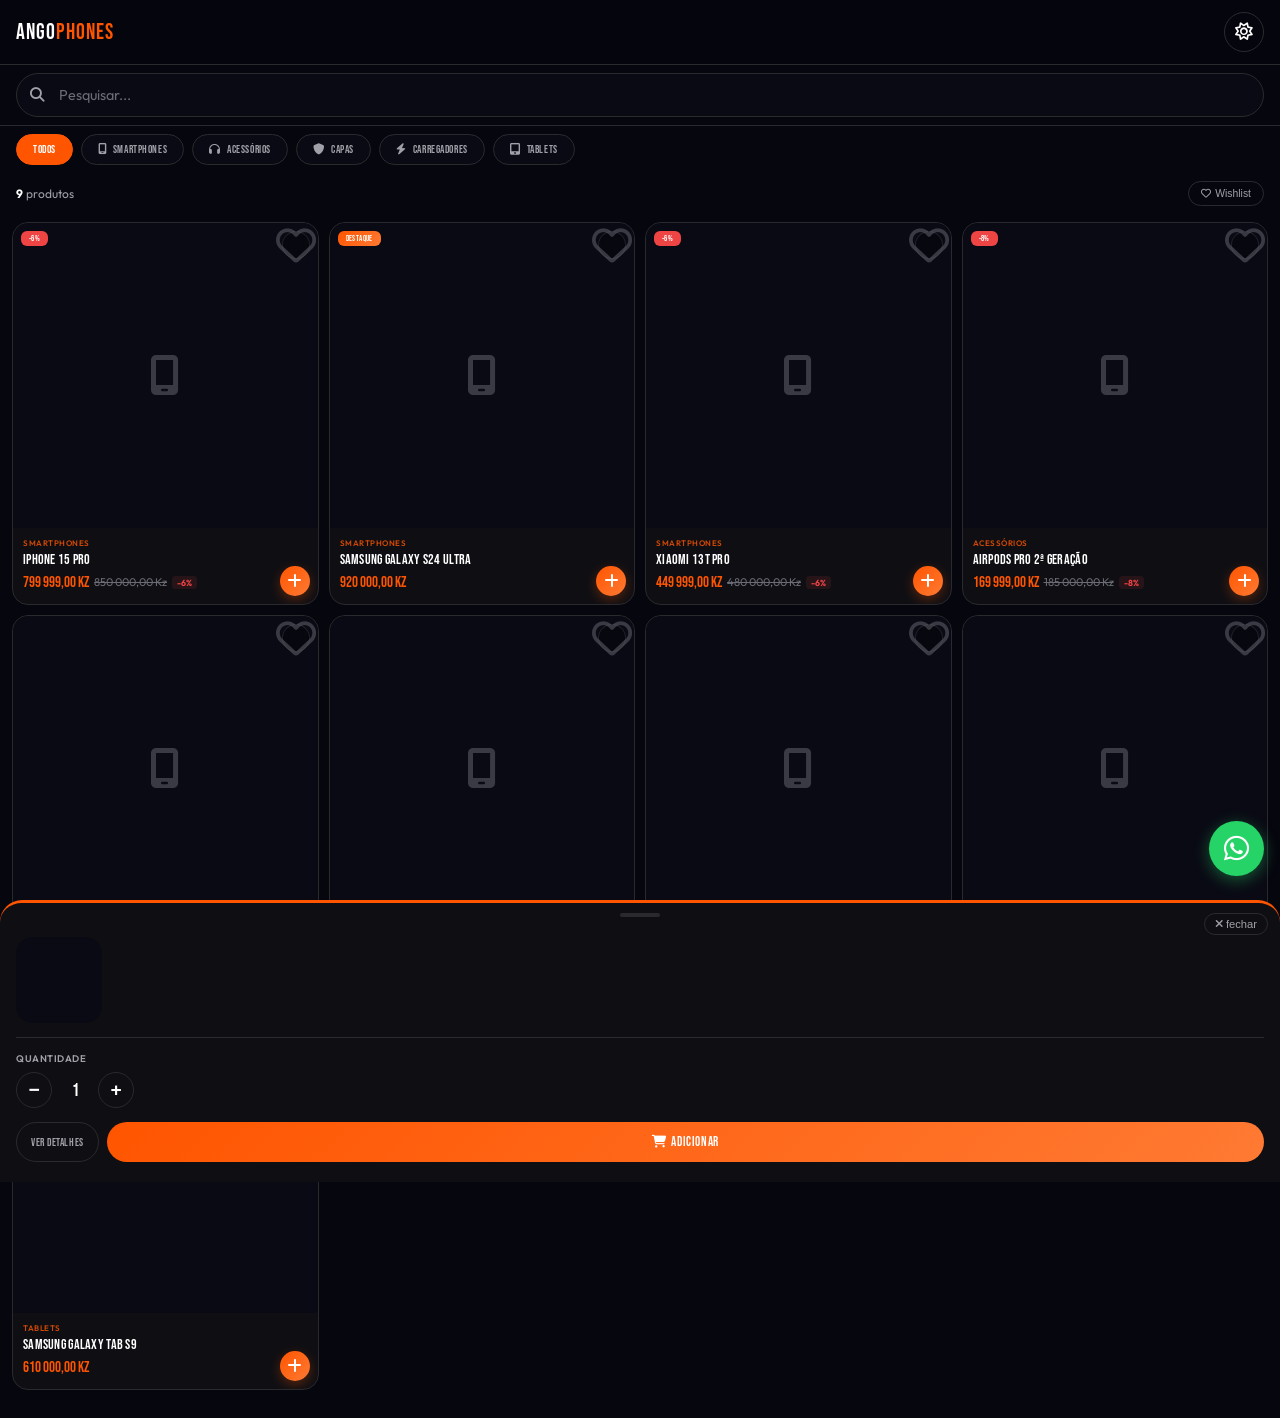
<file: produto.html>
<!DOCTYPE html>
<html lang="pt-AO" data-theme="dark">
<head>
<meta charset="UTF-8">
<meta name="viewport" content="width=device-width,initial-scale=1.0,maximum-scale=1.0,user-scalable=yes">
<meta name="theme-color" content="#06060E">
<title>Produto | Angophones</title>
<link rel="icon" href="tema/assets/favicon.ico" type="image/x-icon">
<link rel="stylesheet" href="https://cdnjs.cloudflare.com/ajax/libs/font-awesome/6.5.1/css/all.min.css">
<link href="https://fonts.googleapis.com/css2?family=Bebas+Neue&family=Outfit:wght@300;400;500;600;700&display=swap" rel="stylesheet">
<style>
/* ... (mantém exatamente o mesmo CSS do produto.html anterior) ... */
:root {
  --bg: #06060E;
  --bg2: #0A0A14;
  --card: #0F0F13;
  --border: #2A2A2E;
  --primary: #FF5500;
  --red: #EF4444;
  --green: #22C55E;
  --white: #FFFFFF;
  --muted: #A0A0A8;
  --muted2: #6B6B76;
  --ft: 'Bebas Neue', 'Impact', sans-serif;
  --fb: 'Outfit', sans-serif;
  --grad: linear-gradient(135deg, #FF5500, #FF7A33);
}
[data-theme="light"] {
  --bg: #F5F5F7;
  --bg2: #FFFFFF;
  --card: #FFFFFF;
  --border: #E5E5EA;
  --white: #1C1C1E;
  --muted: #6B6B76;
  --muted2: #8E8E93;
}
* { margin: 0; padding: 0; box-sizing: border-box; }
body {
  font-family: var(--fb);
  background: var(--bg);
  color: var(--white);
  min-height: 100vh;
  padding-bottom: 80px;
  transition: background 0.3s, color 0.3s;
}
.hdr {
  position: sticky;
  top: 0;
  z-index: 100;
  background: rgba(6, 6, 14, 0.97);
  backdrop-filter: blur(20px);
  border-bottom: 1px solid var(--border);
  padding: 12px 16px;
  display: flex;
  align-items: center;
  gap: 12px;
}
[data-theme="light"] .hdr { background: rgba(245, 245, 247, 0.97); }
.btn-bk {
  width: 40px;
  height: 40px;
  border-radius: 50%;
  background: none;
  border: 1px solid var(--border);
  display: flex;
  align-items: center;
  justify-content: center;
  font-size: 1.1rem;
  cursor: pointer;
  color: var(--white);
}
.hdr-titulo {
  font-family: var(--ft);
  font-size: 1.2rem;
  letter-spacing: 0.05em;
  color: var(--muted);
  flex: 1;
  text-align: center;
  overflow: hidden;
  text-overflow: ellipsis;
  white-space: nowrap;
}
.btn-th {
  width: 40px;
  height: 40px;
  border-radius: 50%;
  background: none;
  border: 1px solid var(--border);
  display: flex;
  align-items: center;
  justify-content: center;
  font-size: 1.1rem;
  cursor: pointer;
  color: var(--white);
}
.prod-hero {
  width: 100%;
  aspect-ratio: 1;
  max-height: 400px;
  background: var(--bg2);
  display: flex;
  align-items: center;
  justify-content: center;
  overflow: hidden;
  position: relative;
}
.prod-hero img { width: 100%; height: 100%; object-fit: cover; }
.prod-emoji-big { font-size: 6rem; color: var(--muted2); opacity: 0.5; }
.carousel {
  width: 100%;
  aspect-ratio: 1;
  max-height: 400px;
  overflow: hidden;
  position: relative;
  background: var(--bg2);
}
.carousel-track {
  display: flex;
  width: 100%;
  height: 100%;
  transition: transform 0.35s;
}
.carousel-slide {
  min-width: 100%;
  height: 100%;
  display: flex;
  align-items: center;
  justify-content: center;
  flex-shrink: 0;
  background: var(--bg2);
}
.carousel-slide img { width: 100%; height: 100%; object-fit: cover; }
.carousel-slide i { font-size: 6rem; color: var(--muted2); opacity: 0.5; }
.carousel-dots {
  position: absolute;
  bottom: 10px;
  left: 50%;
  transform: translateX(-50%);
  display: flex;
  gap: 5px;
  z-index: 10;
}
.carousel-dot {
  width: 6px;
  height: 6px;
  border-radius: 50%;
  background: rgba(255,255,255,0.4);
  cursor: pointer;
}
.carousel-dot.on { background: var(--primary); width: 18px; border-radius: 3px; }
.carousel-btn {
  position: absolute;
  top: 50%;
  transform: translateY(-50%);
  width: 32px;
  height: 32px;
  border-radius: 50%;
  background: rgba(6,6,14,0.7);
  border: 1px solid rgba(255,255,255,0.2);
  color: white;
  font-size: 1rem;
  cursor: pointer;
  display: flex;
  align-items: center;
  justify-content: center;
  z-index: 10;
  backdrop-filter: blur(4px);
}
.carousel-btn.prev { left: 10px; }
.carousel-btn.next { right: 10px; }
.tag-strip {
  position: absolute;
  top: 0;
  left: 0;
  right: 0;
  display: flex;
  justify-content: space-between;
  padding: 12px;
  z-index: 5;
}
.prod-tag {
  padding: 4px 12px;
  font-family: var(--ft);
  font-size: 0.6rem;
  letter-spacing: 0.05em;
  border-radius: 50px;
  text-transform: uppercase;
}
.prod-tag.promo { background: var(--red); color: white; }
.prod-tag.destaque { background: var(--grad); color: white; }
.btn-zoom {
  padding: 7px 14px;
  background: rgba(6,6,14,0.85);
  border: 1px solid rgba(255,255,255,0.2);
  border-radius: 50px;
  font-family: var(--ft);
  font-size: 0.6rem;
  color: white;
  cursor: pointer;
  backdrop-filter: blur(8px);
}
.pd { padding: 18px 16px 8px; }
.pd-cat {
  font-size: 0.6rem;
  font-weight: 600;
  text-transform: uppercase;
  color: var(--primary);
  opacity: 0.8;
  margin-bottom: 3px;
}
.pd-nome {
  font-family: var(--ft);
  font-size: 1.8rem;
  letter-spacing: 0.02em;
  color: var(--white);
  line-height: 1.1;
  margin-bottom: 8px;
}
.pd-preco { font-family: var(--ft); font-size: 1.5rem; color: var(--primary); margin-bottom: 5px; }
.pd-orig-row { display: flex; align-items: center; gap: 6px; margin-bottom: 8px; }
.pd-orig { font-size: 0.9rem; color: var(--muted2); text-decoration: line-through; }
.pd-pct { padding: 2px 8px; background: var(--red); color: white; font-family: var(--ft); font-size: 0.65rem; border-radius: 6px; }
.pd-desc { font-size: 0.9rem; color: var(--muted); line-height: 1.6; margin-bottom: 10px; }
.divd { height: 1px; background: var(--border); margin: 14px 16px; }
.sec { padding: 0 16px; margin-bottom: 16px; }
.sec-t {
  font-size: 0.65rem;
  font-weight: 600;
  text-transform: uppercase;
  color: var(--muted);
  letter-spacing: 0.5px;
  margin-bottom: 10px;
}
.qty-row { display: flex; align-items: center; }
.qty-btn {
  width: 38px;
  height: 38px;
  border-radius: 50%;
  border: 1.5px solid var(--border);
  background: none;
  font-size: 1.2rem;
  font-weight: 700;
  color: var(--white);
  cursor: pointer;
  display: flex;
  align-items: center;
  justify-content: center;
}
.qty-btn:hover { background: var(--primary); border-color: var(--primary); }
.qty-val { min-width: 50px; text-align: center; font-family: var(--ft); font-size: 1.2rem; }
.specs-card { border: 1px solid var(--border); border-radius: 12px; overflow: hidden; }
.spec-row { display: flex; gap: 12px; padding: 12px 14px; border-bottom: 1px solid var(--border); }
.spec-row:last-child { border-bottom: none; }
.spec-k {
  font-size: 0.65rem;
  font-weight: 600;
  text-transform: uppercase;
  color: var(--muted);
  min-width: 100px;
}
.spec-v { font-size: 0.85rem; color: var(--white); }
.related-scroll {
  overflow-x: auto;
  scrollbar-width: none;
  margin: 0 -16px;
  padding: 2px 16px 6px;
}
.related-scroll::-webkit-scrollbar { display: none; }
.related-inner { display: flex; gap: 10px; width: max-content; }
.rcard {
  width: 120px;
  background: var(--card);
  border: 1px solid var(--border);
  border-radius: 14px;
  overflow: hidden;
  cursor: pointer;
  flex-shrink: 0;
}
.rcard-img {
  width: 100%;
  height: 100px;
  background: var(--bg2);
  display: flex;
  align-items: center;
  justify-content: center;
}
.rcard-img img { width: 100%; height: 100%; object-fit: cover; }
.rcard-img i { font-size: 2.5rem; color: var(--muted2); opacity: 0.5; }
.rcard-body { padding: 8px 9px 10px; }
.rcard-nome {
  font-family: var(--ft);
  font-size: 0.8rem;
  color: var(--white);
  line-height: 1.2;
  margin-bottom: 3px;
  overflow: hidden;
  display: -webkit-box;
  -webkit-line-clamp: 2;
  -webkit-box-orient: vertical;
}
.rcard-preco { font-family: var(--ft); font-size: 0.8rem; color: var(--primary); }
.lightbox {
  position: fixed;
  inset: 0;
  z-index: 600;
  background: rgba(0,0,0,0.97);
  display: none;
  align-items: center;
  justify-content: center;
  padding: 20px;
}
.lightbox.on { display: flex; }
.lb-img { max-width: 100%; max-height: 90vh; object-fit: contain; border-radius: 14px; }
.lb-close {
  position: absolute;
  top: 14px;
  right: 14px;
  width: 38px;
  height: 38px;
  border-radius: 50%;
  background: rgba(255,255,255,0.12);
  border: none;
  color: white;
  font-size: 1rem;
  cursor: pointer;
  display: flex;
  align-items: center;
  justify-content: center;
}
.bottom-nav {
  position: fixed;
  bottom: 0;
  left: 0;
  right: 0;
  z-index: 200;
  padding: 8px 16px 12px;
  display: flex;
  justify-content: space-around;
  background: rgba(6,6,14,0.97);
  backdrop-filter: blur(20px);
  border-top: 1px solid var(--border);
}
[data-theme="light"] .bottom-nav { background: rgba(245,245,247,0.97); }
.bottom-nav a {
  display: flex;
  flex-direction: column;
  align-items: center;
  gap: 2px;
  color: var(--muted);
  font-size: 0.65rem;
  text-transform: uppercase;
  letter-spacing: 0.03em;
  text-decoration: none;
}
.bottom-nav a i { font-size: 1.3rem; }
.bottom-nav a.active { color: var(--primary); }
.btn-add-nav {
  position: fixed;
  bottom: 80px;
  left: 16px;
  right: 16px;
  z-index: 200;
  padding: 14px;
  background: var(--grad);
  border: none;
  border-radius: 50px;
  font-family: var(--ft);
  font-size: 0.95rem;
  letter-spacing: 0.05em;
  color: white;
  cursor: pointer;
  box-shadow: 0 4px 14px rgba(255,85,0,0.3);
  text-align: center;
}
.fab-whatsapp {
  position: fixed;
  bottom: 150px;
  right: 16px;
  width: 55px;
  height: 55px;
  background: #25D366;
  color: white;
  border-radius: 50%;
  display: flex;
  align-items: center;
  justify-content: center;
  font-size: 1.8rem;
  box-shadow: 0 4px 16px rgba(37,211,102,0.4);
  z-index: 150;
  text-decoration: none;
}
.toast {
  position: fixed;
  top: 80px;
  left: 50%;
  transform: translateX(-50%) translateY(-80px);
  background: var(--card);
  border: 1px solid var(--border);
  border-left: 4px solid var(--primary);
  border-radius: 12px;
  padding: 12px 20px;
  font-size: 0.9rem;
  font-weight: 500;
  text-align: center;
  max-width: calc(100vw - 32px);
  z-index: 9999;
  opacity: 0;
  pointer-events: none;
  transition: transform 0.3s ease, opacity 0.3s ease;
  box-shadow: 0 8px 32px rgba(0,0,0,0.5);
}
.toast.show { transform: translateX(-50%) translateY(0); opacity: 1; pointer-events: auto; }
@media (min-width: 769px) {
  .bottom-nav { display: none; }
  body { padding-bottom: 20px; }
  .btn-add-nav { bottom: 24px; left: 24px; right: 24px; max-width: 500px; margin: 0 auto; }
  .fab-whatsapp { bottom: 100px; }
}
</style>
</head>
<body>

<header class="hdr">
  <button class="btn-bk" onclick="history.back()"><i class="fa-solid fa-arrow-left"></i></button>
  <div class="hdr-titulo" id="hdr-titulo">Produto</div>
  <button class="btn-th" id="btn-wl" onclick="toggleWl()"><i class="fa-regular fa-heart"></i></button>
  <button class="btn-th" onclick="alternarTema()"><i data-theme-ico class="fa-regular fa-sun"></i></button>
</header>

<div id="hero-container"></div>

<div class="pd">
  <div class="pd-cat" id="pd-cat"></div>
  <div class="pd-nome" id="pd-nome">—</div>
  <div class="pd-preco" id="pd-preco"></div>
  <div class="pd-orig-row" id="pd-orig-row" style="display:none">
    <span class="pd-orig" id="pd-orig"></span>
    <span class="pd-pct" id="pd-pct"></span>
  </div>
  <p class="pd-desc" id="pd-desc"></p>
</div>

<div class="divd"></div>

<div class="sec">
  <div class="sec-t">Quantidade</div>
  <div class="qty-row">
    <button class="qty-btn" onclick="qty(-1)">−</button>
    <span class="qty-val" id="qty-val">1</span>
    <button class="qty-btn" onclick="qty(1)">+</button>
  </div>
</div>

<div class="divd"></div>

<div class="sec" id="sec-specs" style="display:none">
  <div class="sec-t">Especificações</div>
  <div class="specs-card" id="specs-card"></div>
</div>

<div class="divd" id="rel-div" style="display:none"></div>

<div class="sec" id="sec-rel" style="display:none">
  <div class="sec-t">Veja também</div>
  <div class="related-scroll">
    <div class="related-inner" id="rel-inner"></div>
  </div>
</div>

<div class="lightbox" id="lightbox" onclick="fecharLightbox()">
  <button class="lb-close"><i class="fa-solid fa-xmark"></i></button>
  <img class="lb-img" id="lb-img" src="" alt="" style="display:none">
  <i class="lb-emoji" id="lb-emoji" style="display:none"></i>
</div>

<a href="https://wa.me/244954288128?text=Ola!%20Gostaria%20de%20mais%20informacoes." class="fab-whatsapp" target="_blank">
  <i class="fa-brands fa-whatsapp"></i>
</a>

<button class="btn-add-nav" id="btn-add" onclick="addCart()">Adicionar ao Carrinho</button>

<nav class="bottom-nav">
  <a href="index.html"><i class="fa-solid fa-house"></i><span>Inicio</span></a>
  <a href="loja.html"><i class="fa-solid fa-mobile-screen"></i><span>Loja</span></a>
  <a href="carrinho.html"><i class="fa-solid fa-cart-shopping"></i><span>Carrinho</span></a>
  <a href="favoritos.html"><i class="fa-solid fa-heart"></i><span>Favoritos</span></a>
  <a href="sobre.html"><i class="fa-solid fa-circle-info"></i><span>Sobre</span></a>
</nav>

<div class="toast" id="toast"></div>

<script>
// ========== TEMA ==========
function alternarTema() {
  const html = document.documentElement;
  const icon = document.querySelector('[data-theme-ico]');
  const temaAtual = html.getAttribute('data-theme') || 'dark';
  const novoTema = temaAtual === 'dark' ? 'light' : 'dark';
  html.setAttribute('data-theme', novoTema);
  localStorage.setItem('tema', novoTema);
  if (icon) icon.className = novoTema === 'dark' ? 'fa-regular fa-sun' : 'fa-regular fa-moon';
  const meta = document.querySelector('meta[name="theme-color"]');
  if (meta) meta.setAttribute('content', novoTema === 'dark' ? '#06060E' : '#F5F5F7');
}
(function() {
  const temaSalvo = localStorage.getItem('tema') || 'dark';
  document.documentElement.setAttribute('data-theme', temaSalvo);
  const icon = document.querySelector('[data-theme-ico]');
  if (icon) icon.className = temaSalvo === 'dark' ? 'fa-regular fa-sun' : 'fa-regular fa-moon';
})();

// ========== DADOS (EXATAMENTE IGUAIS AO LOJA.HTML) ==========
const PRODUTOS = [
  { id: 1, nome: 'iPhone 15 Pro', categoria: 'smartphones', descricao: 'Titânio. Chip A17 Pro. Câmara de 48 MP.', preco: 850000, precoPromocional: 799999, emPromocao: true, imagens: [], stock: 8, destaque: true, especificacoes: { 'Ecrã': '6.1" Super Retina XDR', 'Processador': 'A17 Pro', 'RAM': '8GB', 'Câmara': '48MP + 12MP + 12MP', 'Bateria': '3274 mAh' } },
  { id: 2, nome: 'Samsung Galaxy S24 Ultra', categoria: 'smartphones', descricao: 'O poder da IA no teu bolso. Caneta S Pen incluída.', preco: 920000, precoPromocional: null, emPromocao: false, imagens: [], stock: 5, destaque: true, especificacoes: { 'Ecrã': '6.8" Dynamic AMOLED 2X', 'Processador': 'Snapdragon 8 Gen 3', 'RAM': '12GB', 'Câmara': '200MP + 50MP + 12MP + 10MP', 'Bateria': '5000 mAh' } },
  { id: 3, nome: 'Xiaomi 13T Pro', categoria: 'smartphones', descricao: 'Fotografia profissional com lentes Leica.', preco: 480000, precoPromocional: 449999, emPromocao: true, imagens: [], stock: 12, destaque: true, especificacoes: { 'Ecrã': '6.67" AMOLED 144Hz', 'Processador': 'Dimensity 9200+', 'RAM': '12GB', 'Câmara': '50MP + 50MP + 12MP', 'Bateria': '5000 mAh' } },
  { id: 4, nome: 'AirPods Pro 2ª Geração', categoria: 'acessorios', descricao: 'Cancelamento de ruído adaptativo e áudio espacial.', preco: 185000, precoPromocional: 169999, emPromocao: true, imagens: [], stock: 15, destaque: true, especificacoes: { 'Chip': 'H2', 'Autonomia': '6h (30h com case)', 'Resistência': 'IP54', 'Conectividade': 'Bluetooth 5.3' } },
  { id: 5, nome: 'Power Bank 20000mAh', categoria: 'acessorios', descricao: 'Carregamento rápido para até 3 dispositivos.', preco: 25000, imagens: [], stock: 20, especificacoes: { 'Capacidade': '20000mAh', 'Portas': '2x USB-A, 1x USB-C', 'Carregamento': 'Rápido 22.5W' } },
  { id: 6, nome: 'Capa Transparente iPhone 15', categoria: 'capas', descricao: 'Proteção fina e resistente.', preco: 8500, imagens: [], stock: 30 },
  { id: 7, nome: 'Carregador Rápido 20W USB-C', categoria: 'carregadores', descricao: 'Compatível com iPhone e Android.', preco: 12000, imagens: [], stock: 25, especificacoes: { 'Potência': '20W', 'Tipo': 'USB-C', 'Compatibilidade': 'iPhone, Android, Tablets' } },
  { id: 8, nome: 'iPad Air 11"', categoria: 'tablets', descricao: 'Chip M2. Liquid Retina.', preco: 520000, imagens: [], stock: 7, especificacoes: { 'Ecrã': '11" Liquid Retina', 'Chip': 'M2', 'Armazenamento': '128GB' } },
  { id: 9, nome: 'Samsung Galaxy Tab S9', categoria: 'tablets', descricao: 'Tablet premium com S Pen.', preco: 610000, imagens: [], stock: 4, especificacoes: { 'Ecrã': '11" Dynamic AMOLED 2X', 'Processador': 'Snapdragon 8 Gen 2', 'RAM': '12GB' } }
];

const CATEGORIAS = [
  { id: 'smartphones', nome: 'Smartphones' },
  { id: 'acessorios', nome: 'Acessórios' },
  { id: 'capas', nome: 'Capas' },
  { id: 'carregadores', nome: 'Carregadores' },
  { id: 'tablets', nome: 'Tablets' }
];

// ========== ESTADO ==========
let produto = null;
let qty = 1;
let carouselIdx = 0;
let carouselImgs = [];

// ========== STORAGE ==========
function getFavoritos() { try { return JSON.parse(localStorage.getItem('angophones_favoritos') || '[]'); } catch(e) { return []; } }
function salvarFavoritos(f) { try { localStorage.setItem('angophones_favoritos', JSON.stringify(f)); } catch(e) {} }
function getCarrinho() { try { return JSON.parse(localStorage.getItem('angophones_carrinho') || '[]'); } catch(e) { return []; } }
function salvarCarrinho(c) { try { localStorage.setItem('angophones_carrinho', JSON.stringify(c)); } catch(e) {} }

function formatarKz(v) {
  return v.toLocaleString('pt-AO', { minimumFractionDigits: 2, maximumFractionDigits: 2 }) + ' Kz';
}

function toast(msg, tipo) {
  const t = document.getElementById('toast');
  if (!t) return;
  t.textContent = msg;
  t.className = 'toast show';
  t.style.borderLeftColor = tipo === 'err' ? '#EF4444' : '#FF5500';
  setTimeout(() => t.classList.remove('show'), 3000);
}

// ========== INICIALIZAR ==========
function inicializar() {
  const params = new URLSearchParams(window.location.search);
  const id = parseInt(params.get('id'));
  produto = PRODUTOS.find(p => p.id === id);
  
  if (!produto) {
    // Redireciona se produto não existir
    window.location.href = 'loja.html';
    return;
  }
  
  document.title = `${produto.nome} | Angophones`;
  document.getElementById('hdr-titulo').textContent = produto.nome;
  document.getElementById('pd-cat').textContent = CATEGORIAS.find(c => c.id === produto.categoria)?.nome || '';
  document.getElementById('pd-nome').textContent = produto.nome;
  
  const preco = produto.precoPromocional || produto.preco;
  document.getElementById('pd-preco').textContent = formatarKz(preco);
  
  if (produto.emPromocao && produto.preco) {
    document.getElementById('pd-orig').textContent = formatarKz(produto.preco);
    document.getElementById('pd-pct').textContent = `-${Math.round((1 - preco / produto.preco) * 100)}%`;
    document.getElementById('pd-orig-row').style.display = 'flex';
  }
  
  document.getElementById('pd-desc').textContent = produto.descricao || 'Sem descrição disponível.';
  
  // Carrossel / Hero
  carouselImgs = produto.imagens || [];
  const heroContainer = document.getElementById('hero-container');
  const tag = produto.emPromocao ? 'promo' : (produto.destaque ? 'destaque' : '');
  const tagLabel = { promo: 'PROMO', destaque: 'DESTAQUE' }[tag] || '';
  
  if (carouselImgs.length > 1) {
    const slides = carouselImgs.map((img, i) => `
      <div class="carousel-slide">
        <img src="imagens/produtos/${img}" alt="${produto.nome}" onerror="this.parentElement.innerHTML='<i class=\'fa-solid fa-mobile-screen\'></i>'">
      </div>
    `).join('');
    const dots = carouselImgs.map((_, i) => `<div class="carousel-dot ${i===0?'on':''}" onclick="goSlide(${i})"></div>`).join('');
    heroContainer.innerHTML = `
      <div class="carousel">
        <div class="carousel-track" id="carousel-track">${slides}</div>
        <button class="carousel-btn prev" onclick="goSlide(carouselIdx-1)"><i class="fa-solid fa-chevron-left"></i></button>
        <button class="carousel-btn next" onclick="goSlide(carouselIdx+1)"><i class="fa-solid fa-chevron-right"></i></button>
        <div class="carousel-dots">${dots}</div>
        <div class="tag-strip">
          ${tag ? `<span class="prod-tag ${tag}">${tagLabel}</span>` : '<span></span>'}
          <button class="btn-zoom" onclick="abrirLightbox()"><i class="fa-solid fa-magnifying-glass"></i> Ampliar</button>
        </div>
      </div>
    `;
  } else if (carouselImgs.length === 1) {
    heroContainer.innerHTML = `
      <div class="prod-hero">
        <img src="imagens/produtos/${carouselImgs[0]}" alt="${produto.nome}" onerror="this.parentElement.innerHTML='<i class=\'fa-solid fa-mobile-screen prod-emoji-big\'></i>'">
        <div class="tag-strip">
          ${tag ? `<span class="prod-tag ${tag}">${tagLabel}</span>` : '<span></span>'}
          <button class="btn-zoom" onclick="abrirLightbox()"><i class="fa-solid fa-magnifying-glass"></i> Ampliar</button>
        </div>
      </div>
    `;
  } else {
    heroContainer.innerHTML = `
      <div class="prod-hero">
        <i class="fa-solid fa-mobile-screen prod-emoji-big"></i>
        <div class="tag-strip">
          ${tag ? `<span class="prod-tag ${tag}">${tagLabel}</span>` : '<span></span>'}
        </div>
      </div>
    `;
  }
  
  // Especificações
  if (produto.especificacoes && Object.keys(produto.especificacoes).length) {
    document.getElementById('sec-specs').style.display = 'block';
    document.getElementById('specs-card').innerHTML = Object.entries(produto.especificacoes)
      .map(([k, v]) => `<div class="spec-row"><span class="spec-k">${k}</span><span class="spec-v">${v}</span></div>`).join('');
  }
  
  // Relacionados
  const relacionados = PRODUTOS.filter(p => p.categoria === produto.categoria && p.id !== produto.id).slice(0, 6);
  if (relacionados.length) {
    document.getElementById('sec-rel').style.display = 'block';
    document.getElementById('rel-div').style.display = 'block';
    document.getElementById('rel-inner').innerHTML = relacionados.map(r => {
      const rPreco = r.precoPromocional || r.preco;
      return `<div class="rcard" onclick="window.location.href='produto.html?id=${r.id}'">
        <div class="rcard-img">${r.imagens?.[0] ? `<img src="imagens/produtos/${r.imagens[0]}" alt="${r.nome}">` : '<i class="fa-solid fa-mobile-screen"></i>'}</div>
        <div class="rcard-body"><div class="rcard-nome">${r.nome}</div><div class="rcard-preco">${formatarKz(rPreco)}</div></div>
      </div>`;
    }).join('');
  }
  
  atualizarBotaoAdd();
  atualizarBotaoWishlist();
}

// ========== FUNÇÕES ==========
window.goSlide = function(idx) {
  if (!carouselImgs.length) return;
  carouselIdx = (idx + carouselImgs.length) % carouselImgs.length;
  document.getElementById('carousel-track').style.transform = `translateX(-${carouselIdx * 100}%)`;
  document.querySelectorAll('.carousel-dot').forEach((d, i) => d.classList.toggle('on', i === carouselIdx));
};

window.qty = function(d) {
  qty = Math.max(1, Math.min(99, qty + d));
  document.getElementById('qty-val').textContent = qty;
  atualizarBotaoAdd();
};

function atualizarBotaoAdd() {
  const preco = produto.precoPromocional || produto.preco;
  document.getElementById('btn-add').textContent = `Adicionar ao Carrinho — ${formatarKz(preco * qty)}`;
}

window.addCart = function() {
  const carrinho = getCarrinho();
  const preco = produto.precoPromocional || produto.preco;
  const itemKey = `${produto.id}_padrao_padrao`;
  const existente = carrinho.find(i => i.itemKey === itemKey);
  if (existente) existente.quantidade += qty;
  else carrinho.push({ itemKey, id: produto.id, nome: produto.nome, preco, imagem: produto.imagens?.[0] || '', quantidade: qty, variante: null });
  salvarCarrinho(carrinho);
  toast(`${produto.nome} adicionado ao carrinho!`, 'ok');
  
  const btn = document.getElementById('btn-add');
  btn.textContent = 'Ver Carrinho →';
  btn.style.background = 'linear-gradient(135deg, #22C55E, #16A34A)';
  btn.onclick = () => window.location.href = 'carrinho.html';
  setTimeout(() => {
    btn.textContent = `Adicionar ao Carrinho — ${formatarKz((produto.precoPromocional || produto.preco) * qty)}`;
    btn.style.background = '';
    btn.onclick = addCart;
  }, 4000);
};

function atualizarBotaoWishlist() {
  const favoritos = getFavoritos();
  const isWl = favoritos.some(f => f.id === produto.id);
  const btn = document.getElementById('btn-wl');
  btn.innerHTML = isWl ? '<i class="fa-solid fa-heart"></i>' : '<i class="fa-regular fa-heart"></i>';
}

window.toggleWl = function() {
  const favoritos = getFavoritos();
  const index = favoritos.findIndex(f => f.id === produto.id);
  if (index === -1) favoritos.push({ id: produto.id, nome: produto.nome, preco: produto.precoPromocional || produto.preco });
  else favoritos.splice(index, 1);
  salvarFavoritos(favoritos);
  atualizarBotaoWishlist();
  toast(index === -1 ? 'Adicionado aos favoritos' : 'Removido dos favoritos', 'ok');
};

window.abrirLightbox = function() {
  const lb = document.getElementById('lightbox');
  const lbImg = document.getElementById('lb-img');
  if (carouselImgs[carouselIdx]) {
    lbImg.src = `imagens/produtos/${carouselImgs[carouselIdx]}`;
    lbImg.style.display = 'block';
  }
  lb.classList.add('on');
  document.body.style.overflow = 'hidden';
};

window.fecharLightbox = function() {
  document.getElementById('lightbox').classList.remove('on');
  document.body.style.overflow = '';
};

inicializar();
</script>
</body>
</html>
</file>
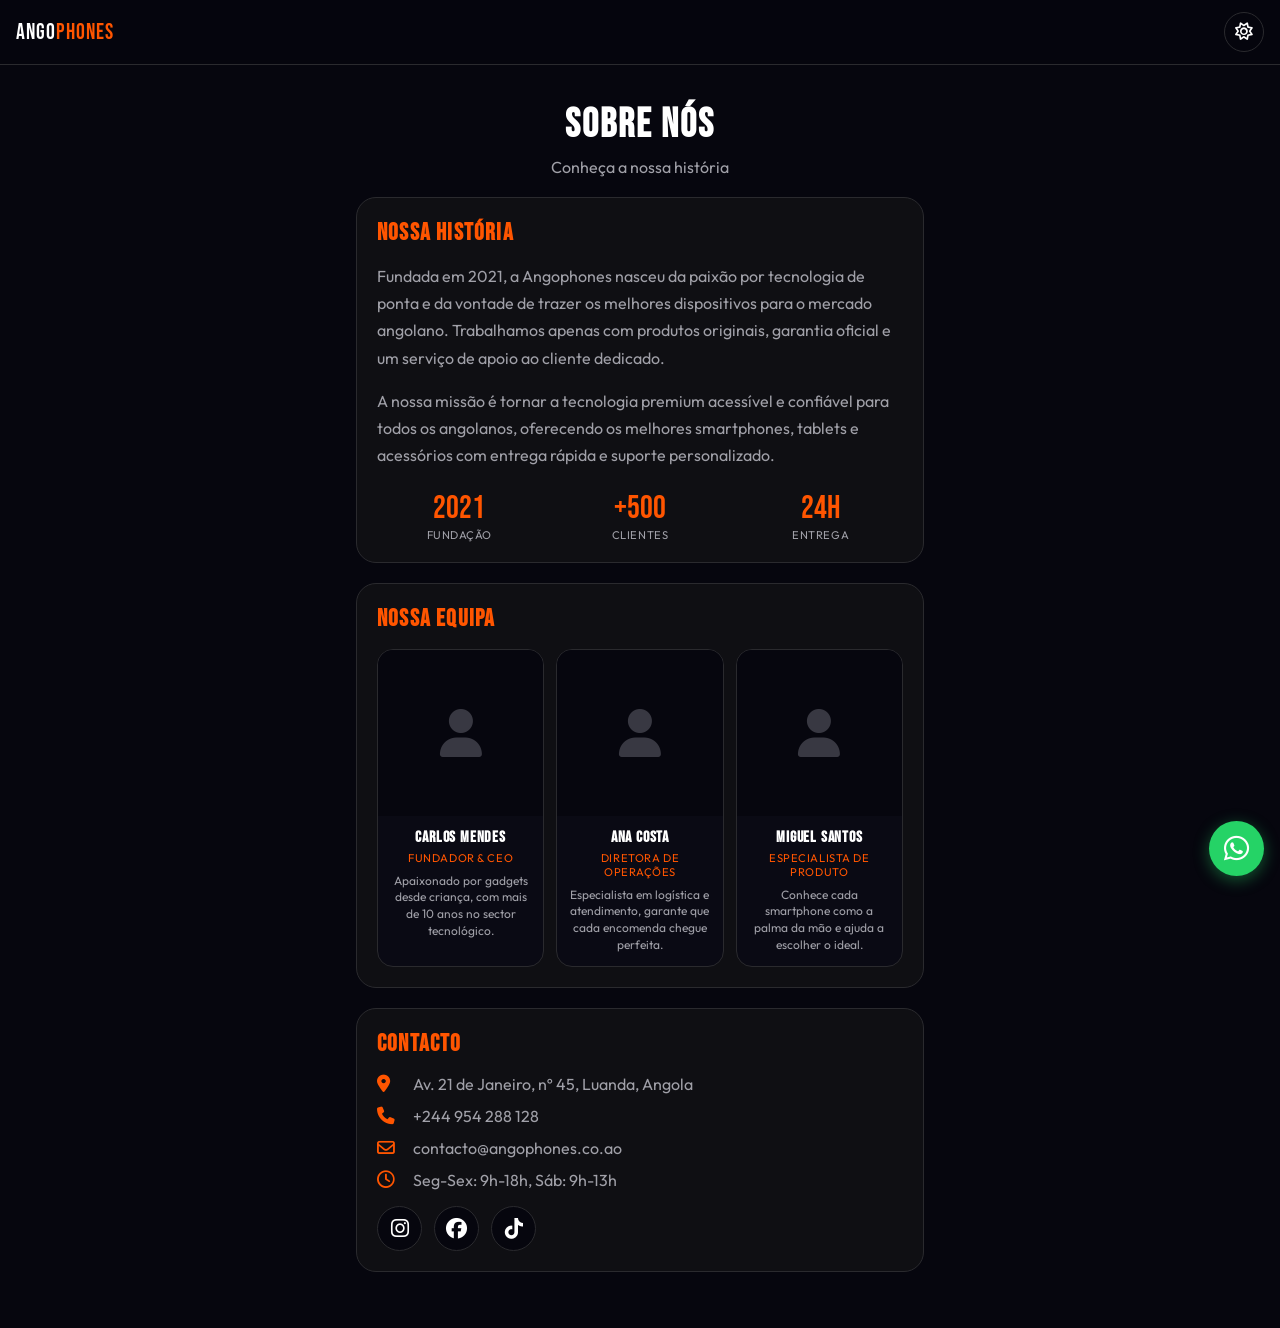
<file: sobre.html>
<!DOCTYPE html>
<html lang="pt-AO" data-theme="dark">
<head>
<meta charset="UTF-8">
<meta name="viewport" content="width=device-width,initial-scale=1.0,maximum-scale=1.0,user-scalable=yes">
<meta name="theme-color" content="#06060E">
<title>Sobre | Angophones</title>
<link rel="icon" href="tema/assets/favicon.ico" type="image/x-icon">
<link rel="stylesheet" href="https://cdnjs.cloudflare.com/ajax/libs/font-awesome/6.5.1/css/all.min.css">
<link href="https://fonts.googleapis.com/css2?family=Bebas+Neue&family=Outfit:wght@300;400;500;600;700&display=swap" rel="stylesheet">
<style>
:root {
  --bg: #06060E;
  --bg2: #0A0A14;
  --card: #0F0F13;
  --border: #2A2A2E;
  --primary: #FF5500;
  --white: #FFFFFF;
  --muted: #A0A0A8;
  --muted2: #6B6B76;
  --ft: 'Bebas Neue', 'Impact', sans-serif;
  --fb: 'Outfit', sans-serif;
  --grad: linear-gradient(135deg, #FF5500, #FF7A33);
}
[data-theme="light"] {
  --bg: #F5F5F7;
  --bg2: #FFFFFF;
  --card: #FFFFFF;
  --border: #E5E5EA;
  --white: #1C1C1E;
  --muted: #6B6B76;
  --muted2: #8E8E93;
}
* { margin: 0; padding: 0; box-sizing: border-box; }
body {
  font-family: var(--fb);
  background: var(--bg);
  color: var(--white);
  min-height: 100vh;
  padding-bottom: 80px;
  transition: background 0.3s, color 0.3s;
}
.hdr {
  position: sticky;
  top: 0;
  z-index: 100;
  background: rgba(6, 6, 14, 0.97);
  backdrop-filter: blur(20px);
  border-bottom: 1px solid var(--border);
  padding: 12px 16px;
  display: flex;
  align-items: center;
  justify-content: space-between;
}
[data-theme="light"] .hdr { background: rgba(245, 245, 247, 0.97); }
.hdr-nome {
  font-family: var(--ft);
  font-size: 1.4rem;
  letter-spacing: 0.05em;
  color: var(--white);
}
.hdr-nome span { color: var(--primary); }
.hb {
  width: 40px;
  height: 40px;
  border-radius: 50%;
  background: none;
  border: 1px solid var(--border);
  display: flex;
  align-items: center;
  justify-content: center;
  font-size: 1.1rem;
  cursor: pointer;
  color: var(--white);
}
.container { padding: 16px; max-width: 600px; margin: 0 auto; }
.sobre-hero {
  text-align: center;
  padding: 20px 0;
}
.sobre-hero h1 {
  font-family: var(--ft);
  font-size: 2.5rem;
  letter-spacing: 0.05em;
  margin-bottom: 8px;
}
.sobre-hero p {
  color: var(--muted);
  font-size: 1rem;
}
.card-section {
  background: var(--card);
  border: 1px solid var(--border);
  border-radius: 20px;
  padding: 20px;
  margin-bottom: 20px;
}
.card-section h2 {
  font-family: var(--ft);
  font-size: 1.5rem;
  letter-spacing: 0.05em;
  margin-bottom: 16px;
  color: var(--primary);
}
.card-section p {
  color: var(--muted);
  line-height: 1.7;
  margin-bottom: 16px;
}
.stats-grid {
  display: grid;
  grid-template-columns: repeat(3, 1fr);
  gap: 16px;
  margin-top: 20px;
}
.stat-item {
  text-align: center;
}
.stat-number {
  font-family: var(--ft);
  font-size: 2rem;
  color: var(--primary);
}
.stat-label {
  font-size: 0.7rem;
  color: var(--muted);
  text-transform: uppercase;
  letter-spacing: 0.05em;
}
.equipa-grid {
  display: grid;
  grid-template-columns: repeat(2, 1fr);
  gap: 12px;
}
.equipa-card {
  background: var(--bg2);
  border: 1px solid var(--border);
  border-radius: 16px;
  overflow: hidden;
}
.equipa-img {
  aspect-ratio: 1;
  background: var(--bg);
  display: flex;
  align-items: center;
  justify-content: center;
}
.equipa-img i {
  font-size: 3rem;
  color: var(--muted2);
  opacity: 0.5;
}
.equipa-info {
  padding: 12px;
  text-align: center;
}
.equipa-info h3 {
  font-family: var(--ft);
  font-size: 1rem;
  letter-spacing: 0.05em;
  margin-bottom: 4px;
}
.equipa-info .cargo {
  color: var(--primary);
  font-size: 0.7rem;
  text-transform: uppercase;
  letter-spacing: 0.05em;
  margin-bottom: 8px;
}
.equipa-info .bio {
  font-size: 0.75rem;
  color: var(--muted);
  line-height: 1.4;
}
.contacto-item {
  display: flex;
  align-items: center;
  gap: 12px;
  margin-bottom: 12px;
}
.contacto-item i {
  width: 24px;
  color: var(--primary);
  font-size: 1.1rem;
}
.contacto-item span {
  color: var(--muted);
}
.redes-sociais {
  display: flex;
  gap: 12px;
  margin-top: 16px;
}
.redes-sociais a {
  width: 45px;
  height: 45px;
  border-radius: 50%;
  background: var(--bg);
  border: 1px solid var(--border);
  display: flex;
  align-items: center;
  justify-content: center;
  color: var(--white);
  font-size: 1.3rem;
  text-decoration: none;
  transition: all 0.2s;
}
.redes-sociais a:hover {
  background: var(--primary);
  border-color: var(--primary);
  color: white;
}
.bottom-nav {
  position: fixed;
  bottom: 0;
  left: 0;
  right: 0;
  z-index: 200;
  padding: 8px 16px 12px;
  display: flex;
  justify-content: space-around;
  background: rgba(6, 6, 14, 0.97);
  backdrop-filter: blur(20px);
  border-top: 1px solid var(--border);
}
[data-theme="light"] .bottom-nav { background: rgba(245, 245, 247, 0.97); }
.bottom-nav a {
  display: flex;
  flex-direction: column;
  align-items: center;
  gap: 2px;
  color: var(--muted);
  font-size: 0.65rem;
  text-transform: uppercase;
  letter-spacing: 0.03em;
  text-decoration: none;
}
.bottom-nav a i { font-size: 1.3rem; }
.bottom-nav a.active { color: var(--primary); }
.fab-whatsapp {
  position: fixed;
  bottom: 90px;
  right: 16px;
  width: 55px;
  height: 55px;
  background: #25D366;
  color: white;
  border-radius: 50%;
  display: flex;
  align-items: center;
  justify-content: center;
  font-size: 1.8rem;
  box-shadow: 0 4px 16px rgba(37, 211, 102, 0.4);
  z-index: 150;
  text-decoration: none;
}
@media (min-width: 769px) {
  .bottom-nav { display: none; }
  body { padding-bottom: 20px; }
  .fab-whatsapp { bottom: 24px; }
  .equipa-grid { grid-template-columns: repeat(3, 1fr); }
}
</style>
</head>
<body>

<header class="hdr">
  <div class="hdr-nome">Ango<span>phones</span></div>
  <button class="hb" onclick="alternarTema()">
    <i data-theme-ico class="fa-regular fa-sun"></i>
  </button>
</header>

<div class="container">
  <div class="sobre-hero">
    <h1>Sobre Nós</h1>
    <p>Conheça a nossa história</p>
  </div>

  <div class="card-section">
    <h2>Nossa História</h2>
    <p>Fundada em 2021, a Angophones nasceu da paixão por tecnologia de ponta e da vontade de trazer os melhores dispositivos para o mercado angolano. Trabalhamos apenas com produtos originais, garantia oficial e um serviço de apoio ao cliente dedicado.</p>
    <p>A nossa missão é tornar a tecnologia premium acessível e confiável para todos os angolanos, oferecendo os melhores smartphones, tablets e acessórios com entrega rápida e suporte personalizado.</p>
    <div class="stats-grid">
      <div class="stat-item">
        <div class="stat-number">2021</div>
        <div class="stat-label">Fundação</div>
      </div>
      <div class="stat-item">
        <div class="stat-number">+500</div>
        <div class="stat-label">Clientes</div>
      </div>
      <div class="stat-item">
        <div class="stat-number">24h</div>
        <div class="stat-label">Entrega</div>
      </div>
    </div>
  </div>

  <div class="card-section">
    <h2>Nossa Equipa</h2>
    <div class="equipa-grid">
      <div class="equipa-card">
        <div class="equipa-img">
          <i class="fa-solid fa-user"></i>
        </div>
        <div class="equipa-info">
          <h3>Carlos Mendes</h3>
          <div class="cargo">Fundador & CEO</div>
          <div class="bio">Apaixonado por gadgets desde criança, com mais de 10 anos no sector tecnológico.</div>
        </div>
      </div>
      <div class="equipa-card">
        <div class="equipa-img">
          <i class="fa-solid fa-user"></i>
        </div>
        <div class="equipa-info">
          <h3>Ana Costa</h3>
          <div class="cargo">Diretora de Operações</div>
          <div class="bio">Especialista em logística e atendimento, garante que cada encomenda chegue perfeita.</div>
        </div>
      </div>
      <div class="equipa-card">
        <div class="equipa-img">
          <i class="fa-solid fa-user"></i>
        </div>
        <div class="equipa-info">
          <h3>Miguel Santos</h3>
          <div class="cargo">Especialista de Produto</div>
          <div class="bio">Conhece cada smartphone como a palma da mão e ajuda a escolher o ideal.</div>
        </div>
      </div>
    </div>
  </div>

  <div class="card-section">
    <h2>Contacto</h2>
    <div class="contacto-item">
      <i class="fa-solid fa-location-dot"></i>
      <span>Av. 21 de Janeiro, nº 45, Luanda, Angola</span>
    </div>
    <div class="contacto-item">
      <i class="fa-solid fa-phone"></i>
      <span>+244 954 288 128</span>
    </div>
    <div class="contacto-item">
      <i class="fa-regular fa-envelope"></i>
      <span>contacto@angophones.co.ao</span>
    </div>
    <div class="contacto-item">
      <i class="fa-regular fa-clock"></i>
      <span>Seg-Sex: 9h-18h, Sáb: 9h-13h</span>
    </div>
    <div class="redes-sociais">
      <a href="#"><i class="fa-brands fa-instagram"></i></a>
      <a href="#"><i class="fa-brands fa-facebook"></i></a>
      <a href="#"><i class="fa-brands fa-tiktok"></i></a>
    </div>
  </div>
</div>

<a href="https://wa.me/244954288128?text=Ola!%20Gostaria%20de%20mais%20informacoes." class="fab-whatsapp" target="_blank">
  <i class="fa-brands fa-whatsapp"></i>
</a>

<nav class="bottom-nav">
  <a href="index.html"><i class="fa-solid fa-house"></i><span>Inicio</span></a>
  <a href="loja.html"><i class="fa-solid fa-mobile-screen"></i><span>Loja</span></a>
  <a href="carrinho.html"><i class="fa-solid fa-cart-shopping"></i><span>Carrinho</span></a>
  <a href="favoritos.html"><i class="fa-solid fa-heart"></i><span>Favoritos</span></a>
  <a href="sobre.html" class="active"><i class="fa-solid fa-circle-info"></i><span>Sobre</span></a>
</nav>

<script>
// TEMA
function alternarTema() {
  const html = document.documentElement;
  const icon = document.querySelector('[data-theme-ico]');
  const temaAtual = html.getAttribute('data-theme') || 'dark';
  const novoTema = temaAtual === 'dark' ? 'light' : 'dark';
  
  html.setAttribute('data-theme', novoTema);
  localStorage.setItem('tema', novoTema);
  
  if (icon) {
    icon.className = novoTema === 'dark' ? 'fa-regular fa-sun' : 'fa-regular fa-moon';
  }
  
  const meta = document.querySelector('meta[name="theme-color"]');
  if (meta) meta.setAttribute('content', novoTema === 'dark' ? '#06060E' : '#F5F5F7');
}

// Inicializar
(function() {
  const temaSalvo = localStorage.getItem('tema') || 'dark';
  document.documentElement.setAttribute('data-theme', temaSalvo);
  const icon = document.querySelector('[data-theme-ico]');
  if (icon) {
    icon.className = temaSalvo === 'dark' ? 'fa-regular fa-sun' : 'fa-regular fa-moon';
  }
})();
</script>
</body>
</html>
</file>
